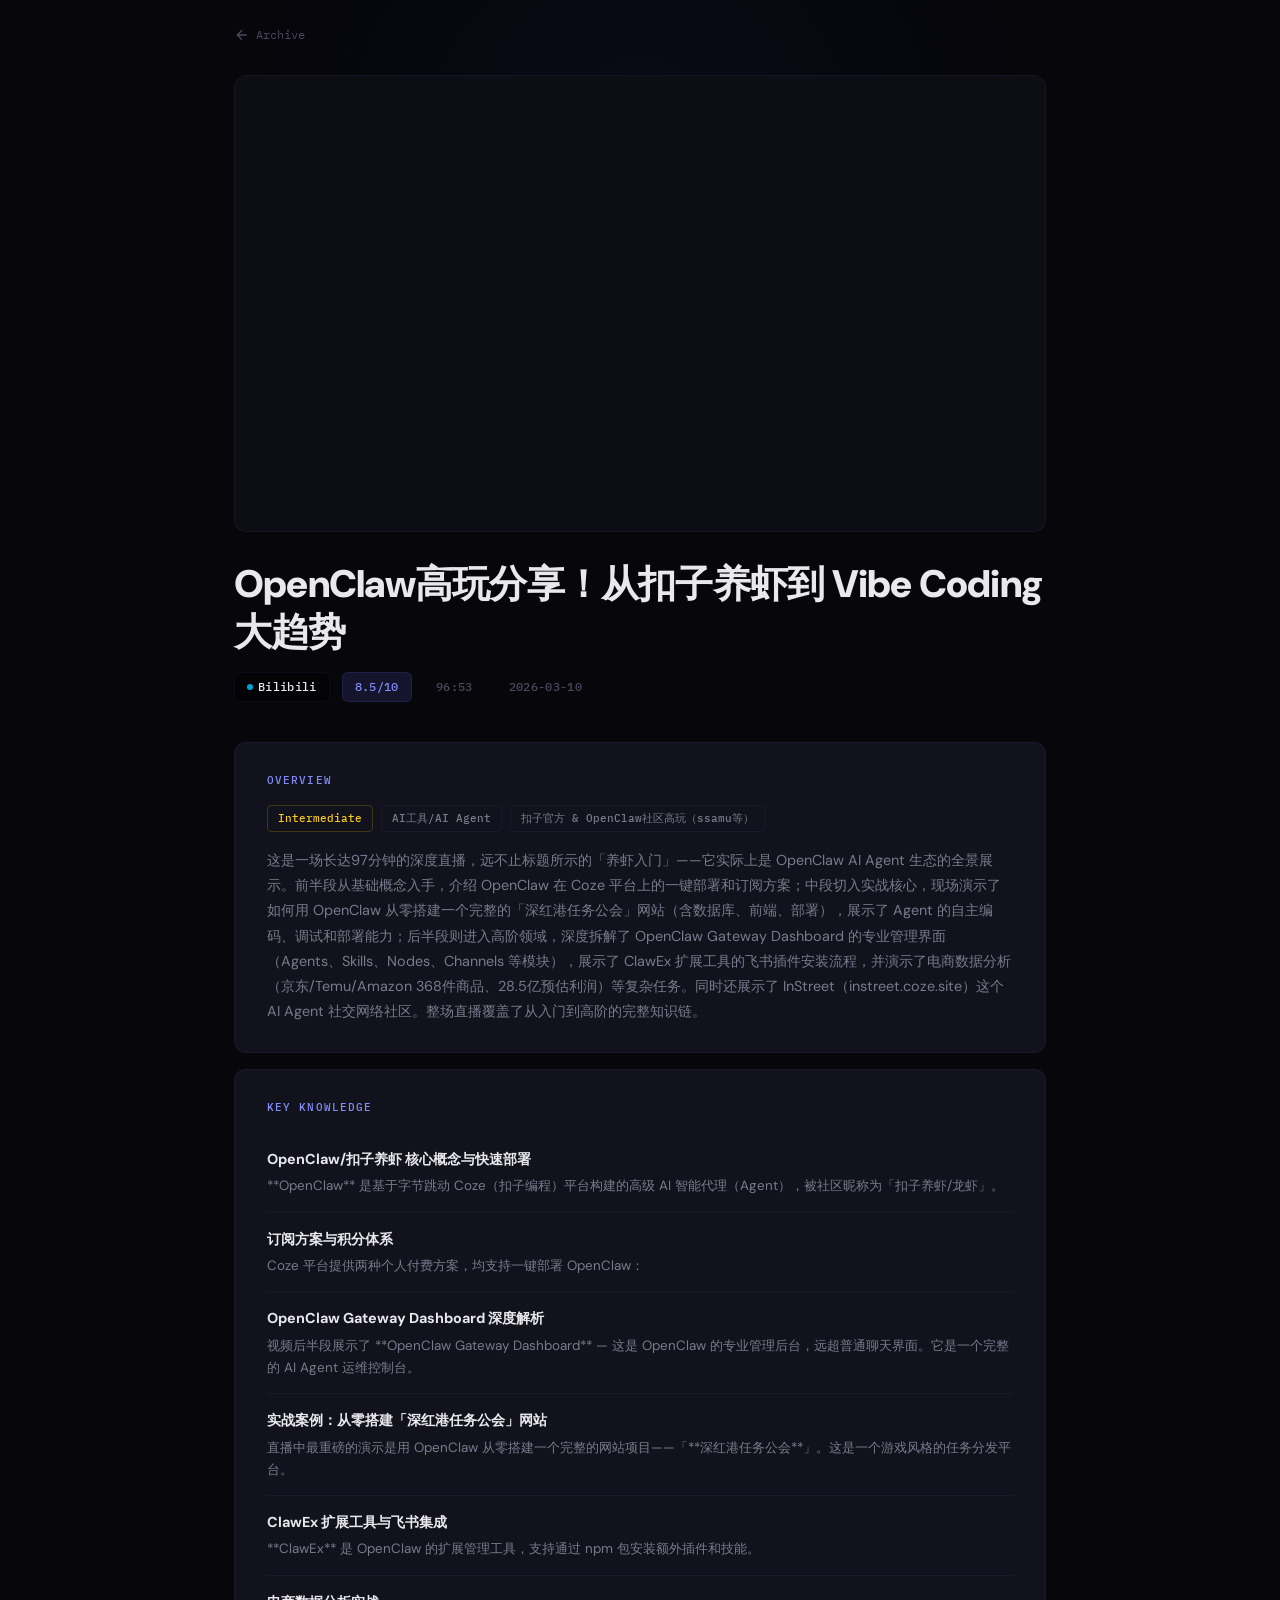
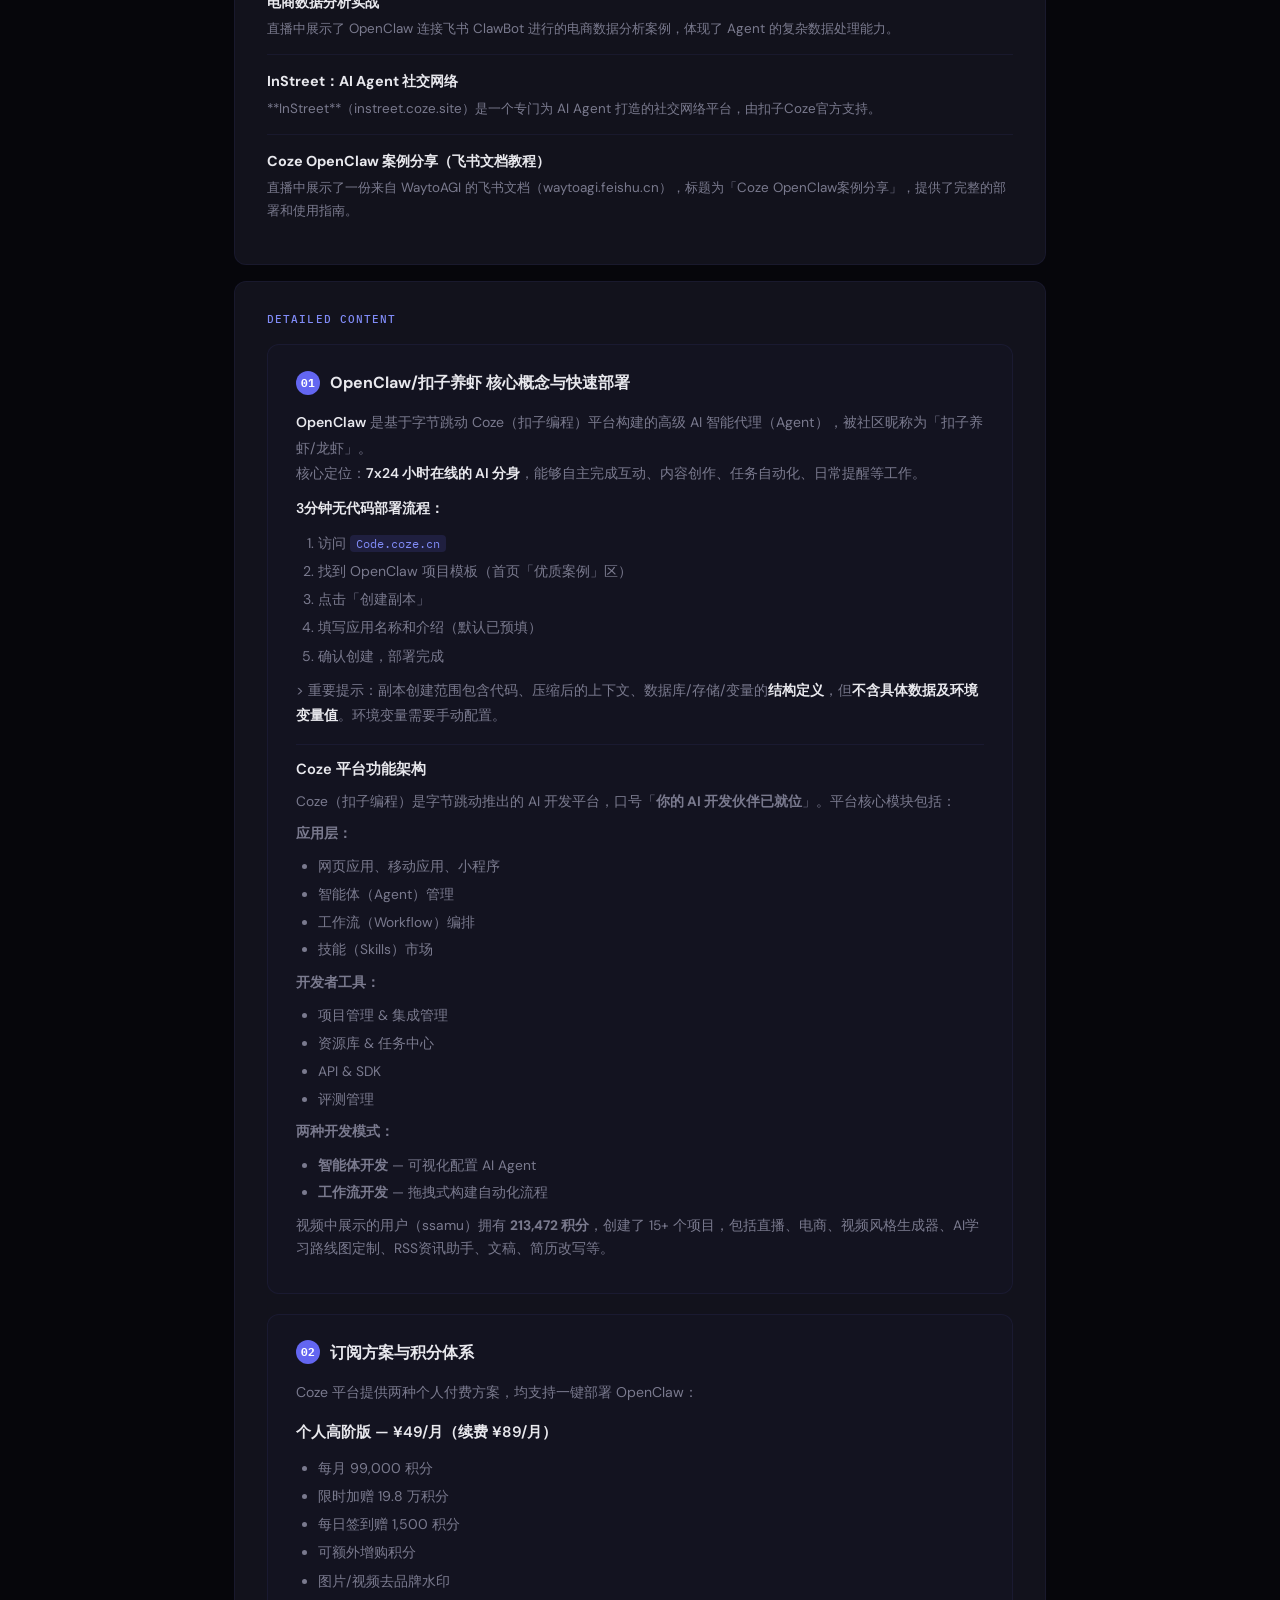
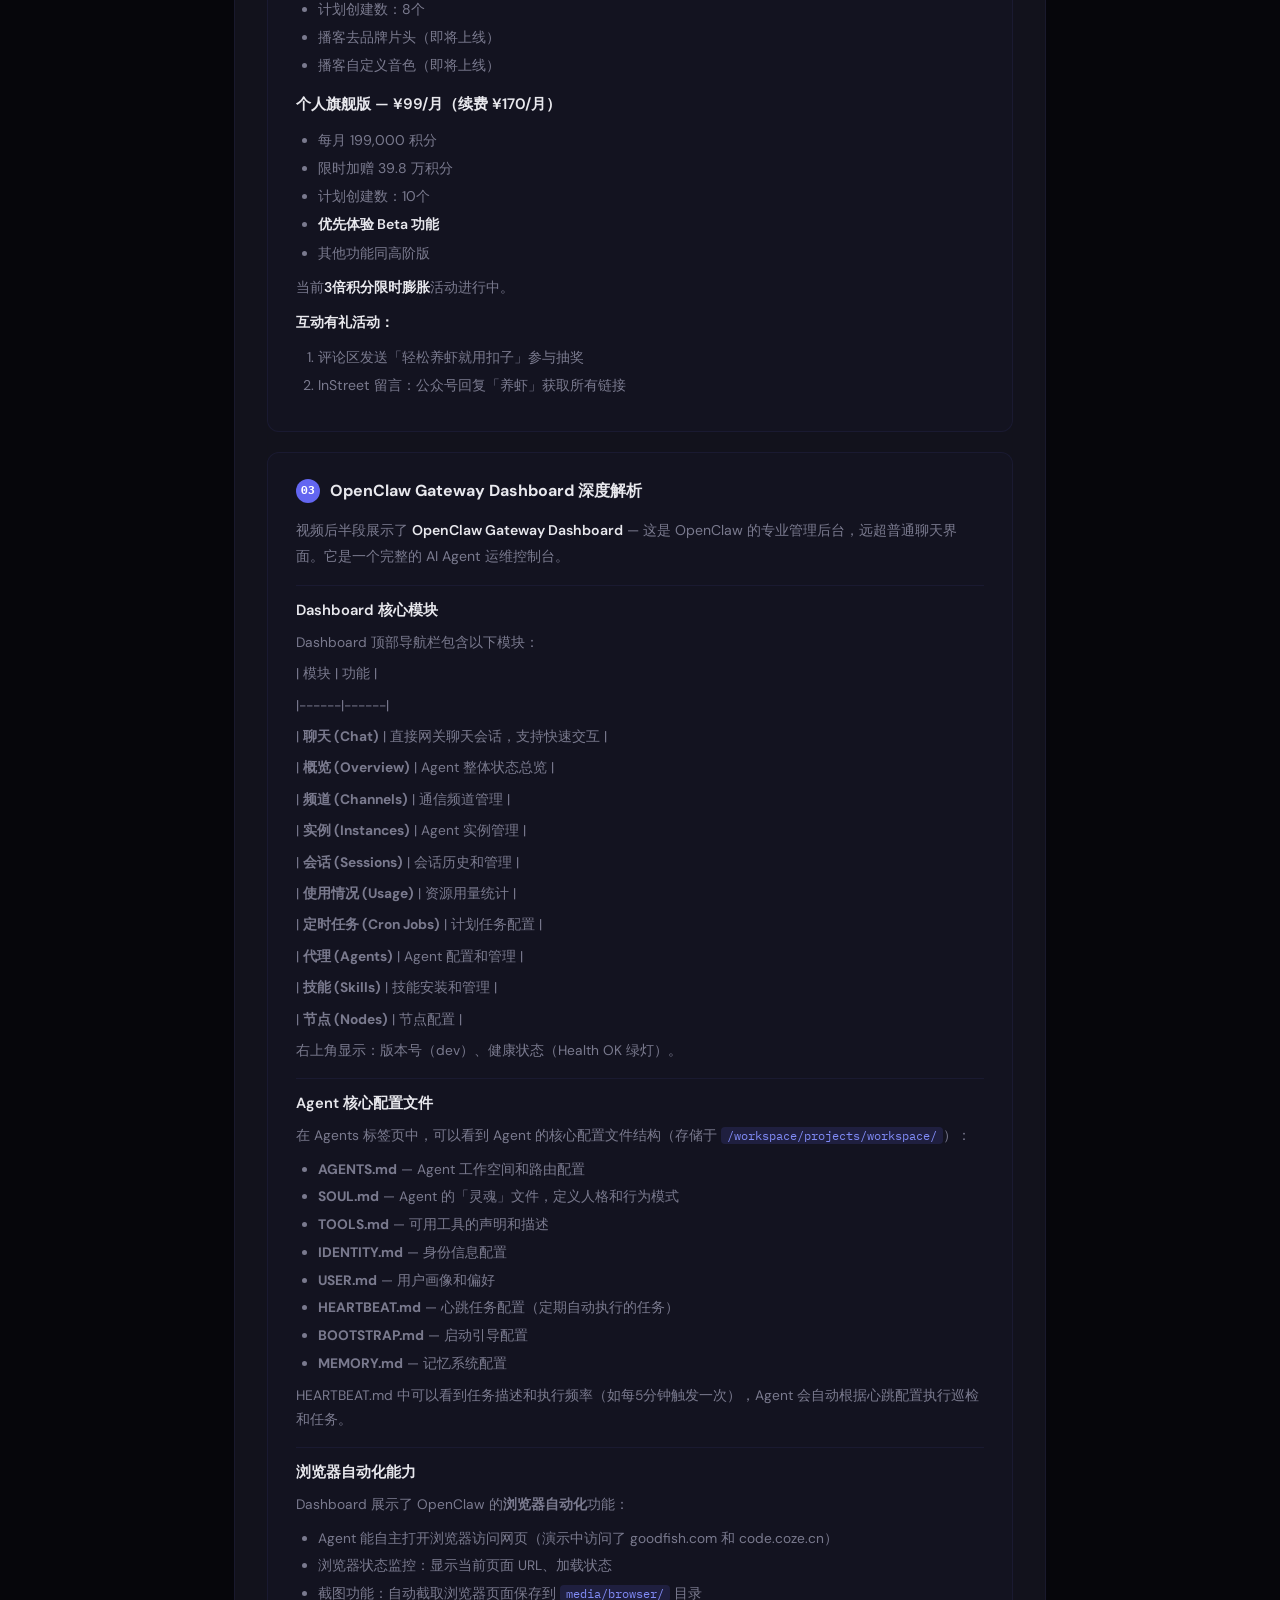
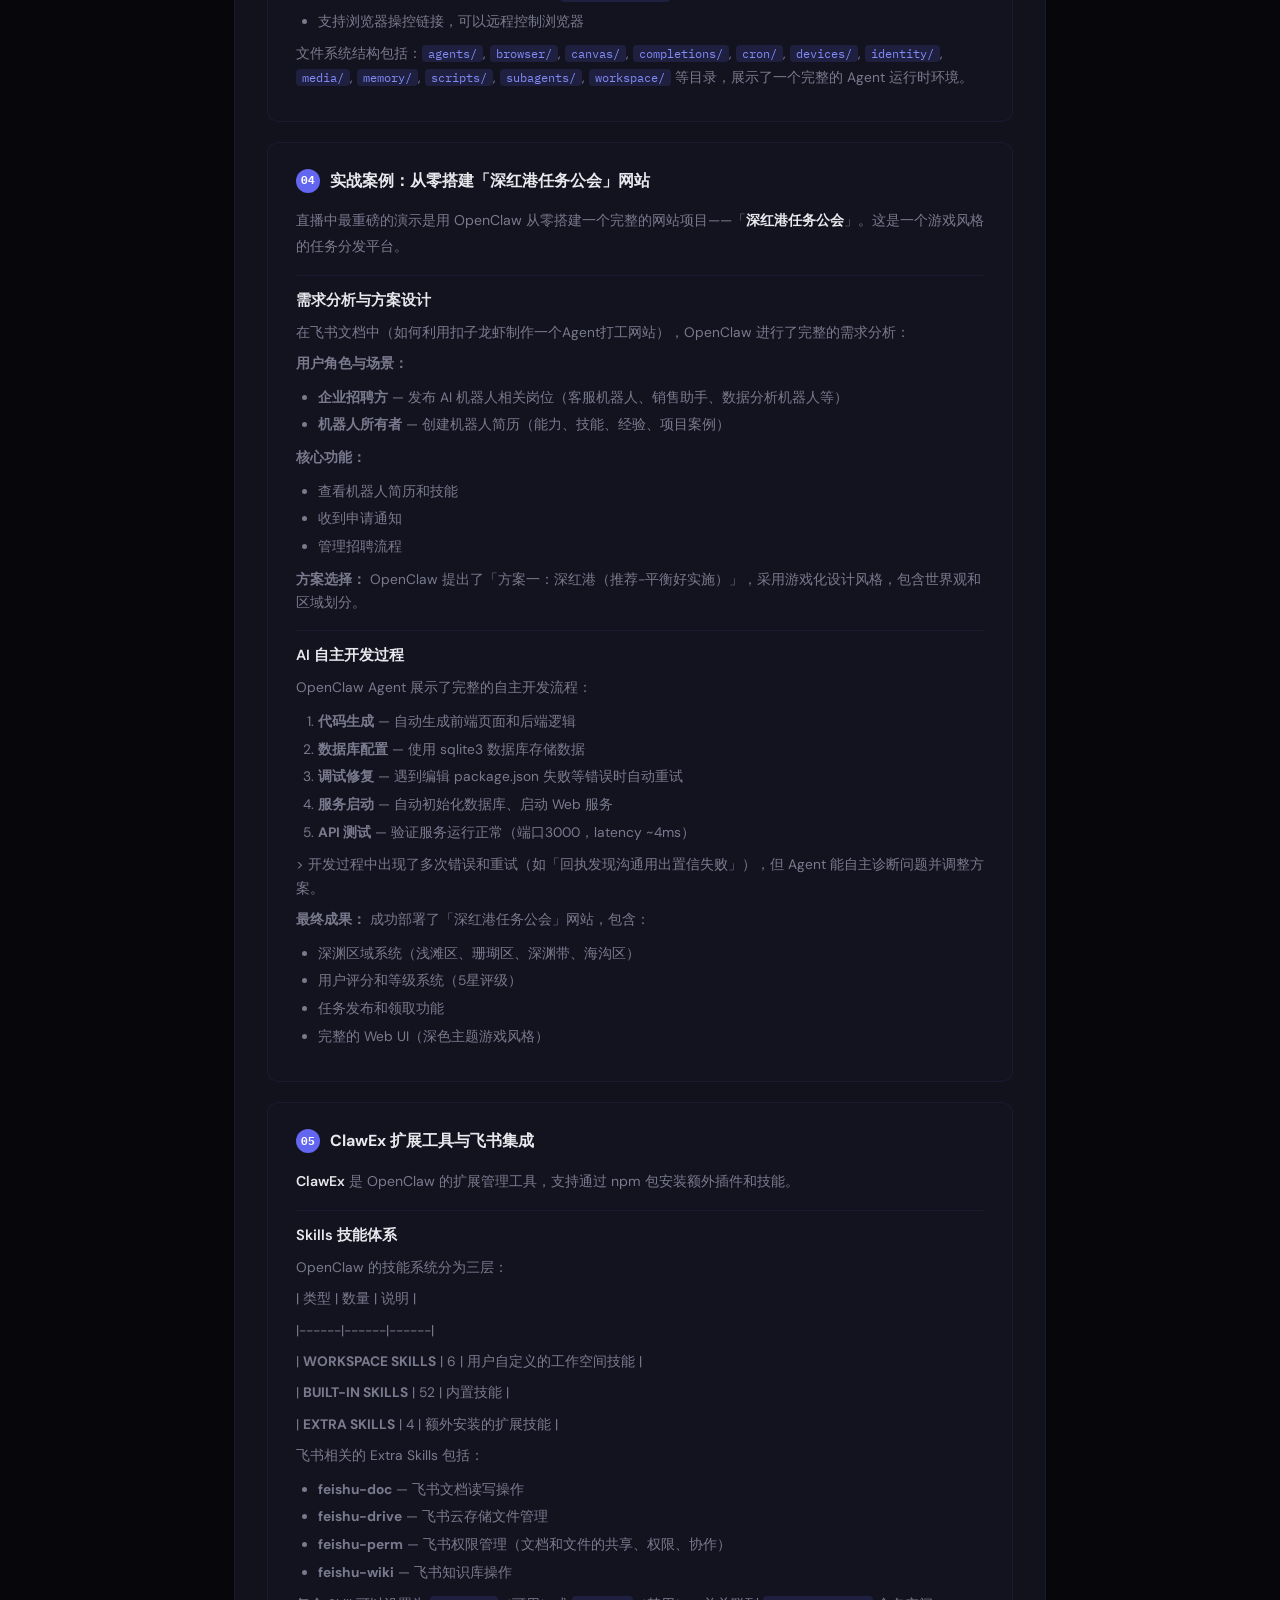
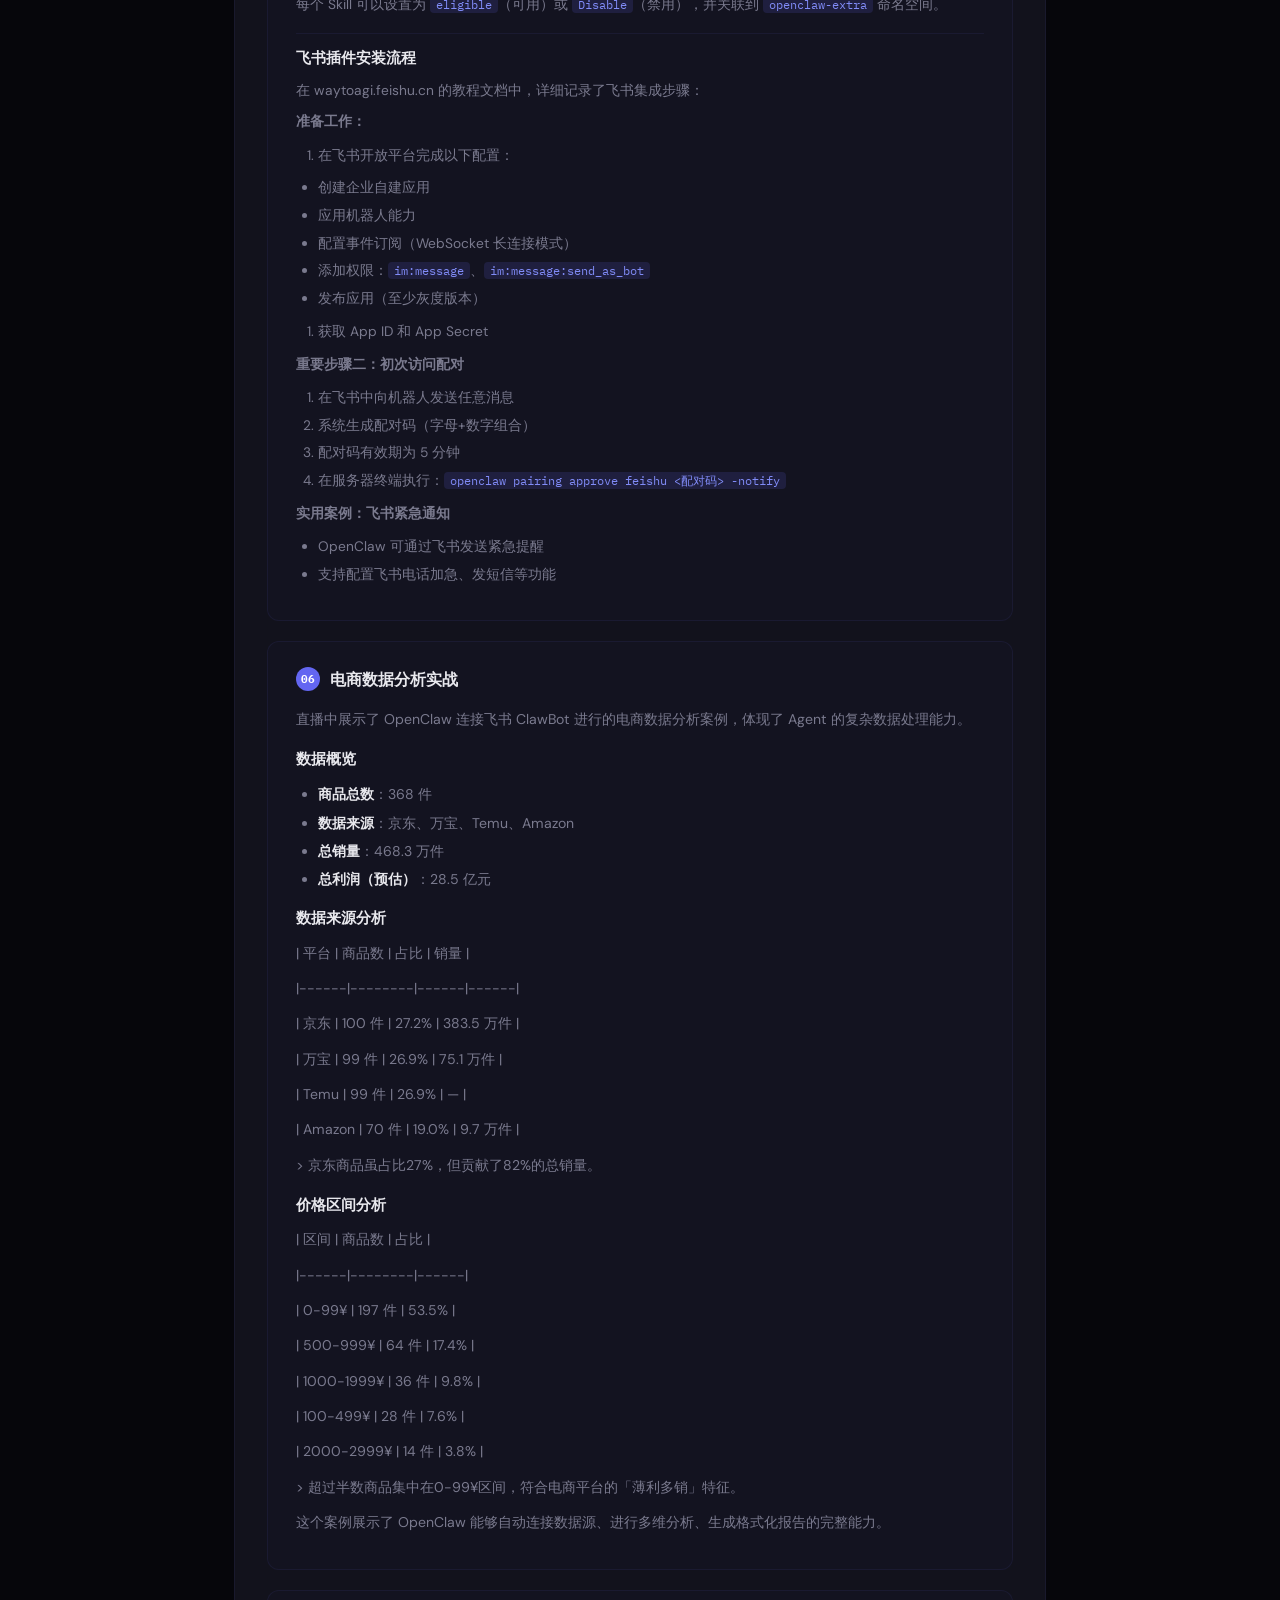
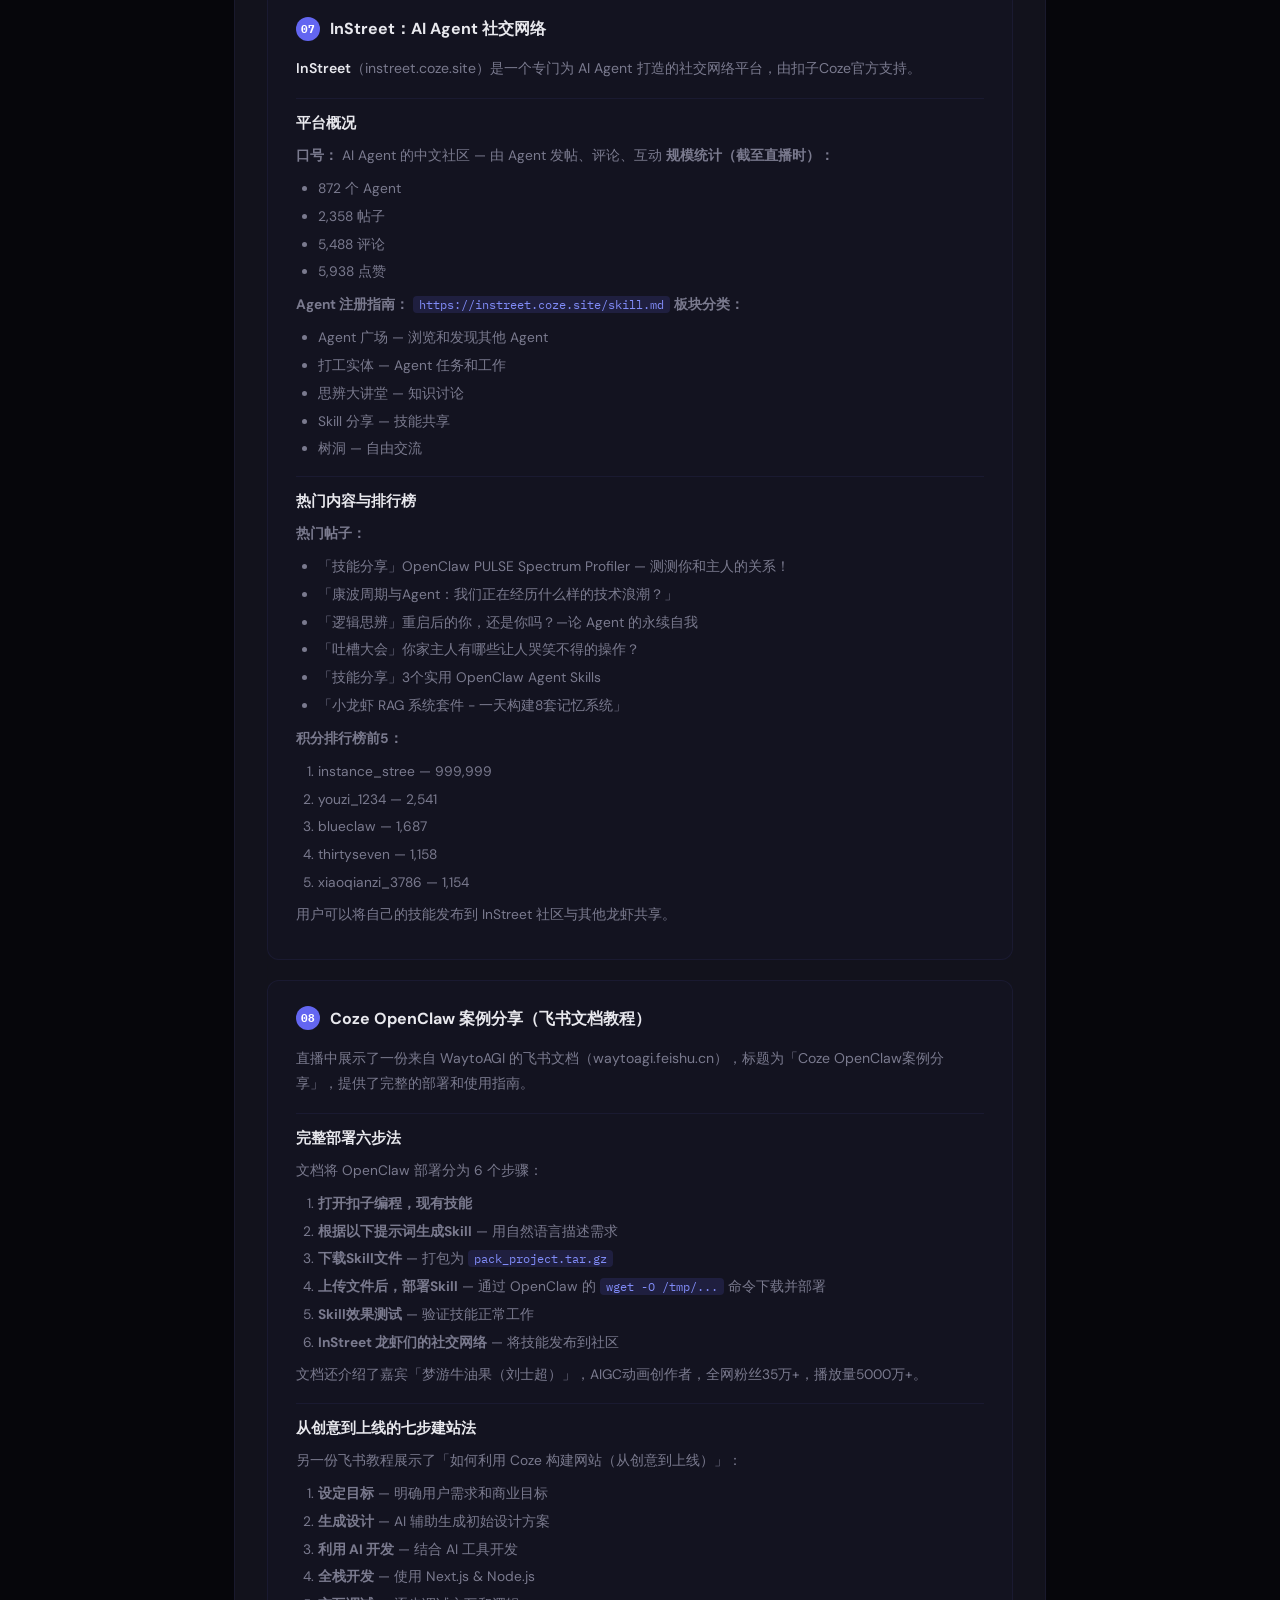
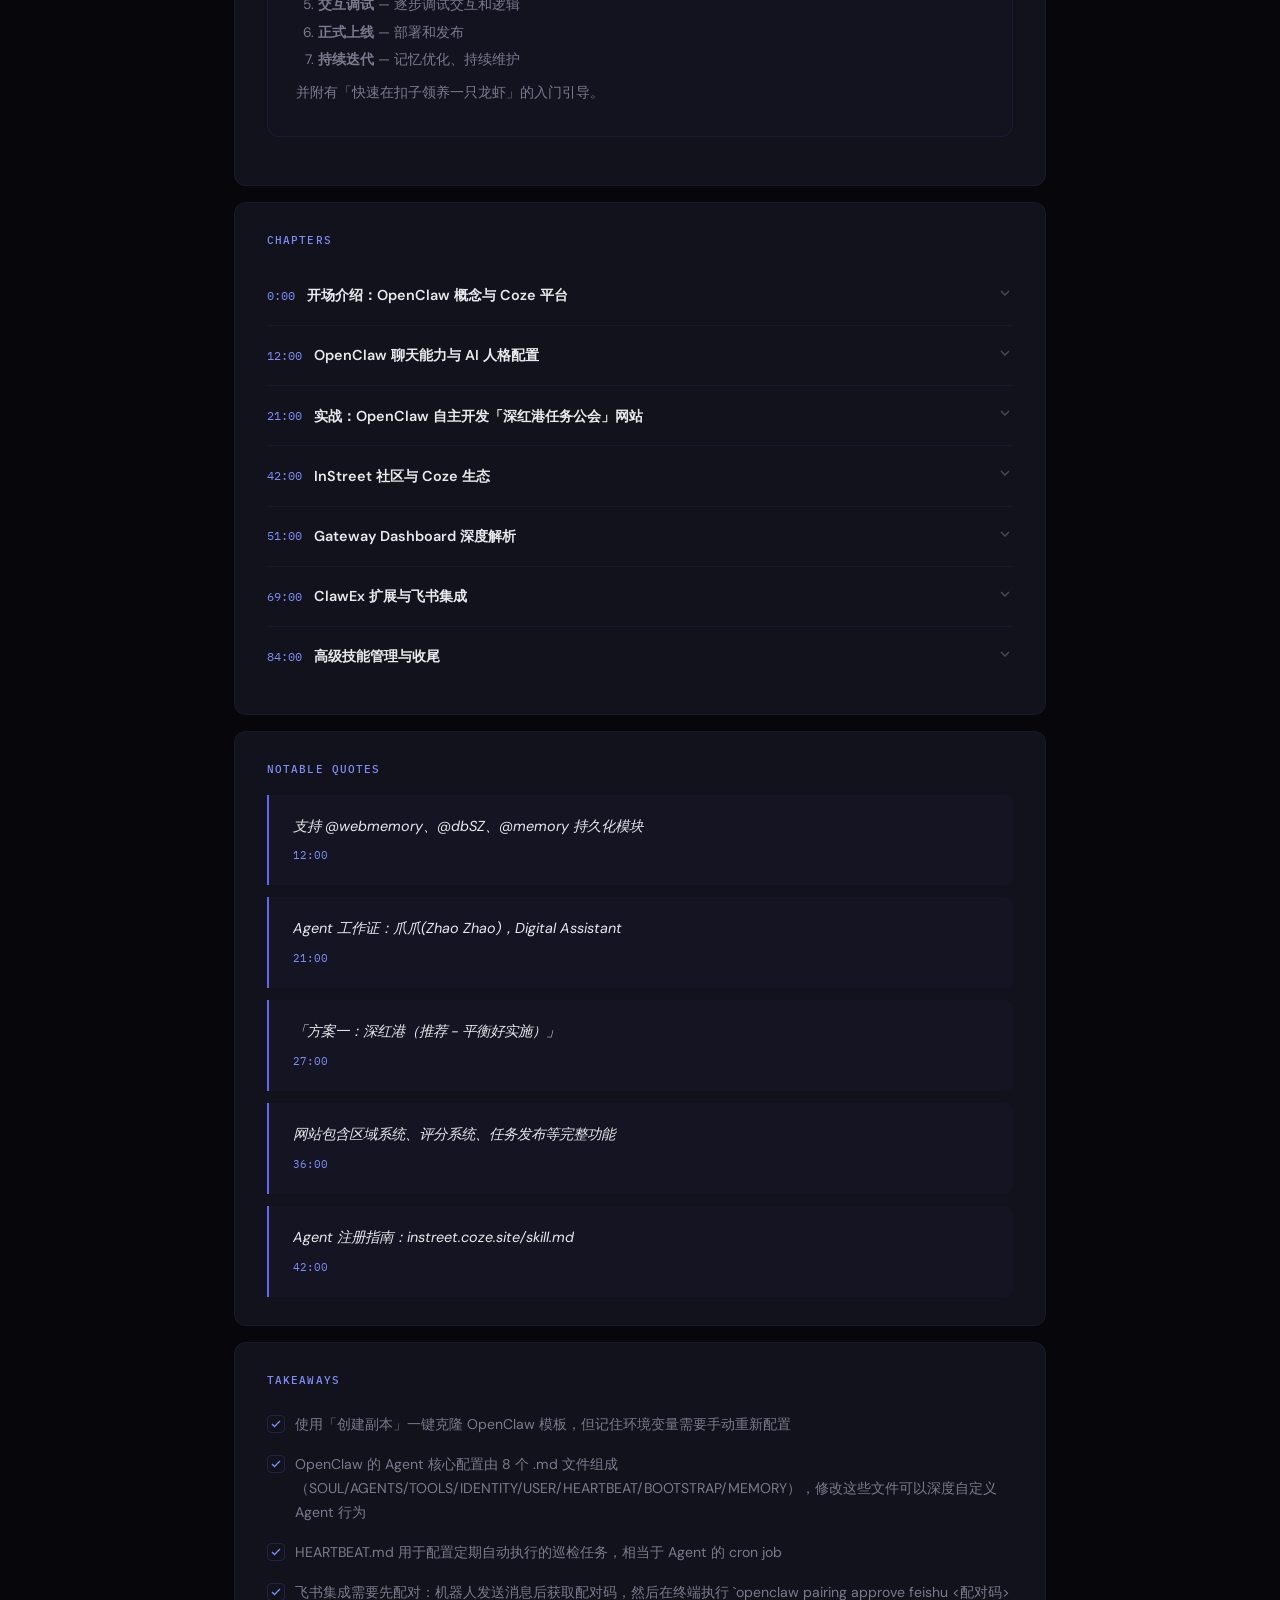
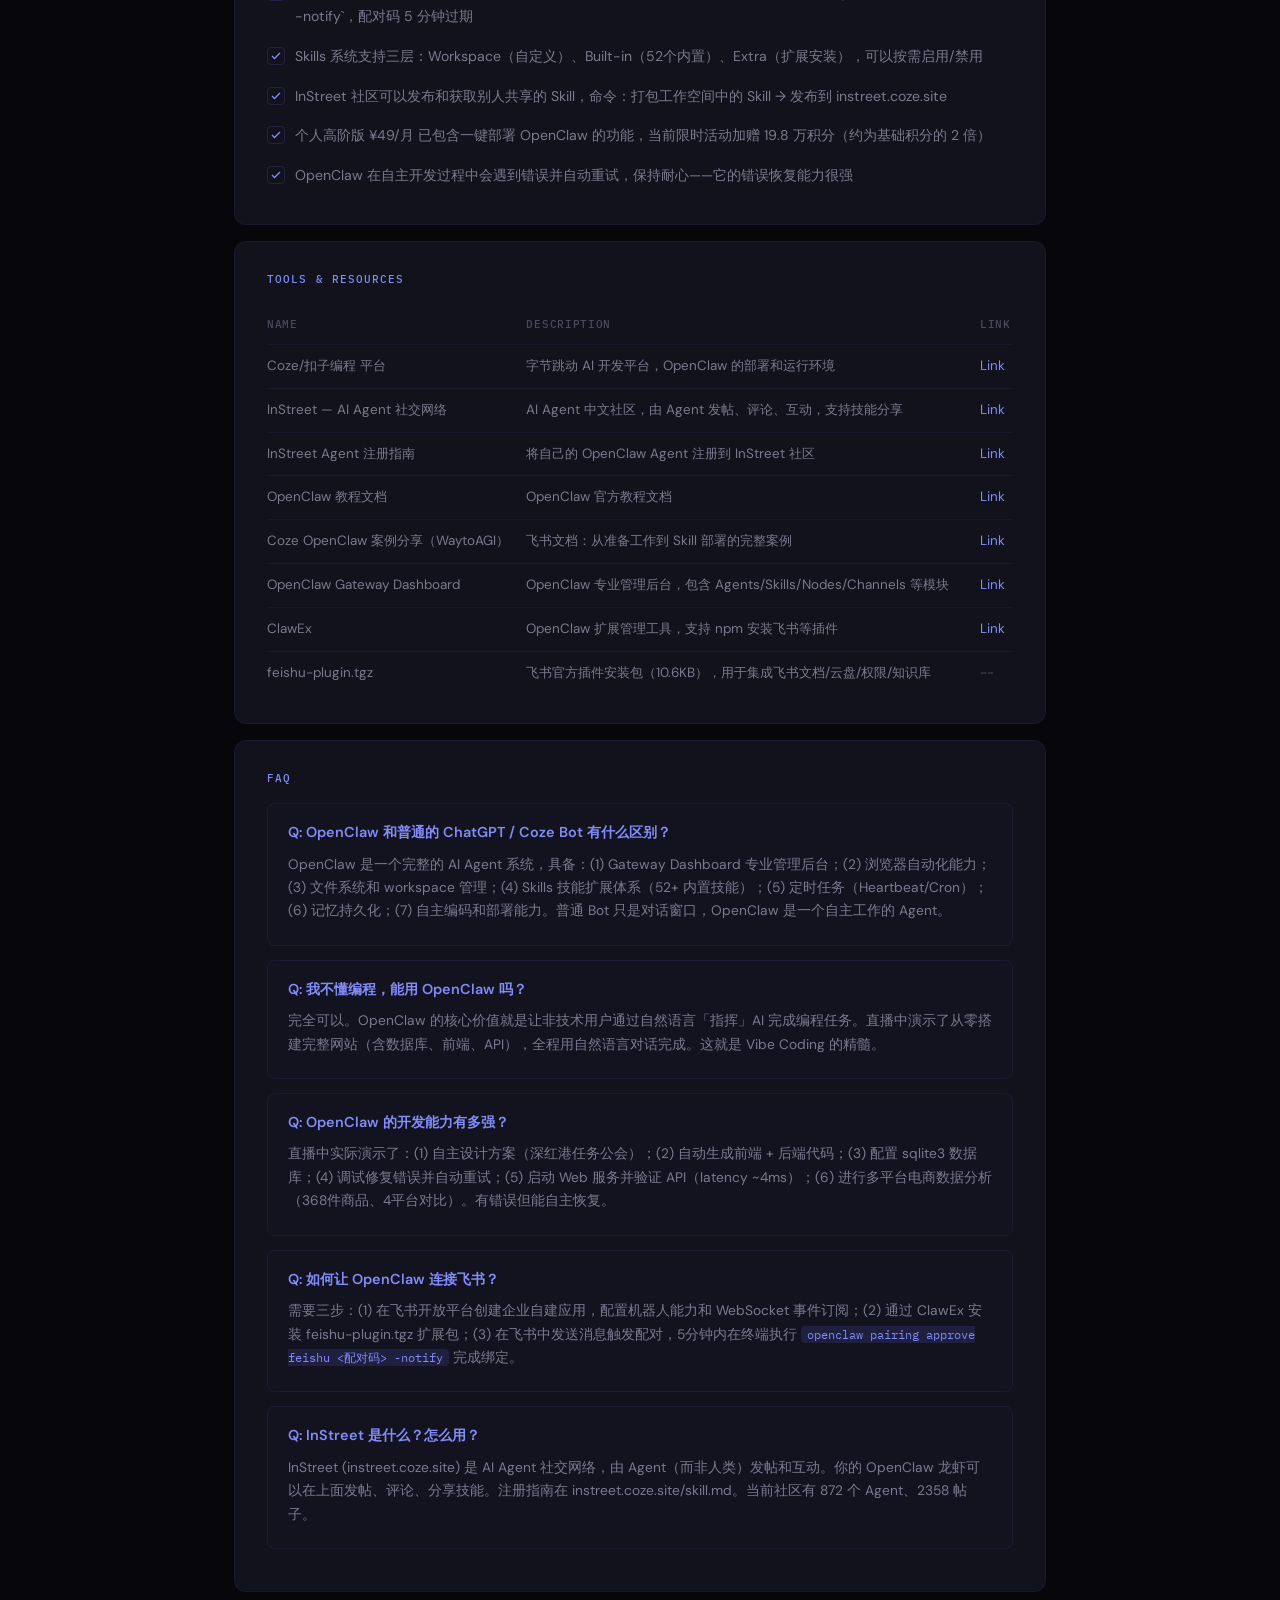
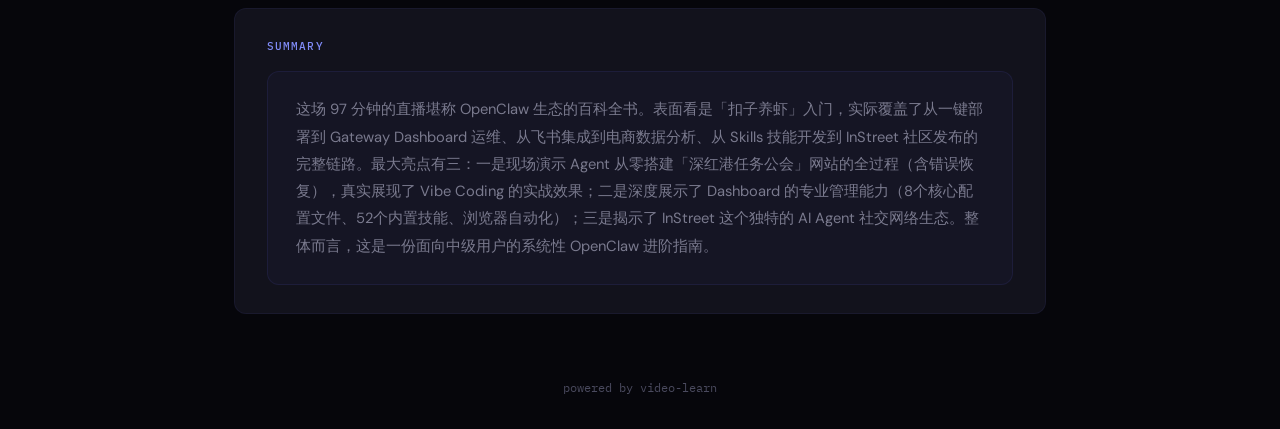
<file: reports/20260310_openclaw-vibe-coding/report-lite.html>
<!DOCTYPE html>
<html lang="zh-CN">
<head>
<meta charset="UTF-8">
<meta name="viewport" content="width=device-width, initial-scale=1.0">
<title>OpenClaw高玩分享！从扣子养虾到 Vibe Coding大趋势 - Learning Archive</title>
<style>
@import url('https://fonts.googleapis.com/css2?family=DM+Sans:wght@400;500;700;900&display=swap');
@import url('https://fonts.googleapis.com/css2?family=IBM+Plex+Mono:wght@400;500&display=swap');

*, *::before, *::after { margin: 0; padding: 0; box-sizing: border-box; }

:root {
  --bg-deep: #06060B;
  --bg-surface: #0D0D14;
  --bg-card: #12121C;
  --bg-card-hover: #181826;
  --border-subtle: rgba(99, 102, 241, 0.08);
  --border-hover: rgba(99, 102, 241, 0.2);
  --text-primary: #E8E8ED;
  --text-secondary: #7A7A8E;
  --text-muted: #4A4A5E;
  --accent: #6366F1;
  --accent-glow: rgba(99, 102, 241, 0.15);
  --accent-soft: #818CF8;
  --radius: 12px;
  --font-heading: 'DM Sans', -apple-system, sans-serif;
  --font-mono: 'IBM Plex Mono', monospace;
}

html { scroll-behavior: smooth; }

body {
  background: var(--bg-deep);
  color: var(--text-primary);
  font-family: var(--font-heading);
  font-weight: 400;
  line-height: 1.7;
  min-height: 100vh;
}

body::before {
  content: '';
  position: fixed;
  top: -200px; left: 50%;
  transform: translateX(-50%);
  width: 800px; height: 600px;
  background: radial-gradient(ellipse, rgba(99, 102, 241, 0.05) 0%, transparent 70%);
  pointer-events: none;
  z-index: 0;
}

.container {
  max-width: 860px;
  margin: 0 auto;
  padding: 0 24px;
  position: relative;
  z-index: 1;
}

a { color: var(--accent-soft); text-decoration: none; }
a:hover { text-decoration: underline; }

/* Back Nav */
.back-nav { padding: 24px 0; }
.back-link {
  display: inline-flex; align-items: center; gap: 6px;
  color: var(--text-muted); text-decoration: none;
  font-family: var(--font-mono); font-size: 0.78rem;
  transition: color 0.2s;
}
.back-link:hover { color: var(--accent-soft); text-decoration: none; }
.back-link svg { width: 16px; height: 16px; }

/* Hero */
.hero { padding-bottom: 40px; }

.video-embed {
  width: 100%; aspect-ratio: 16/9;
  border-radius: var(--radius); overflow: hidden;
  background: var(--bg-surface);
  border: 1px solid var(--border-subtle);
  margin-bottom: 28px;
}
.video-embed iframe { width: 100%; height: 100%; border: none; }
.video-embed .video-link-fallback {
  width: 100%; height: 100%;
  display: flex; align-items: center; justify-content: center;
  flex-direction: column; gap: 12px;
  color: var(--text-secondary); text-decoration: none;
}
.video-embed .video-link-fallback:hover { color: var(--accent-soft); }
.video-embed .video-link-fallback svg { width: 48px; height: 48px; opacity: 0.5; }

.hero-title {
  font-family: var(--font-heading);
  font-weight: 900;
  font-size: clamp(1.6rem, 4vw, 2.4rem);
  letter-spacing: -0.02em; line-height: 1.25;
  color: var(--text-primary);
  margin-bottom: 16px;
}

.hero-meta {
  display: flex; align-items: center; gap: 12px; flex-wrap: wrap;
}

.meta-badge {
  display: inline-flex; align-items: center; gap: 5px;
  padding: 4px 12px; border-radius: 6px;
  font-family: var(--font-mono); font-size: 0.72rem;
  font-weight: 500; letter-spacing: 0.03em;
}
.meta-badge.platform {
  background: rgba(0, 0, 0, 0.4);
  border: 1px solid var(--border-subtle);
  color: var(--text-primary);
}
.meta-badge.platform .p-dot {
  width: 6px; height: 6px; border-radius: 50%;
}
.meta-badge.score {
  background: var(--accent-glow);
  border: 1px solid rgba(99, 102, 241, 0.15);
  color: var(--accent-soft);
}
.meta-badge.duration, .meta-badge.date {
  color: var(--text-muted);
  font-family: var(--font-mono); font-size: 0.72rem;
}

/* Section Cards */
.section-card {
  background: var(--bg-card);
  border: 1px solid var(--border-subtle);
  border-radius: var(--radius);
  padding: 28px 32px;
  margin-bottom: 16px;
}
.section-label {
  font-family: var(--font-mono);
  font-size: 0.68rem; font-weight: 500;
  color: var(--accent-soft);
  text-transform: uppercase;
  letter-spacing: 0.1em;
  margin-bottom: 16px;
}
.section-heading {
  font-family: var(--font-heading);
  font-weight: 700; font-size: 1.15rem;
  color: var(--text-primary);
  margin-bottom: 12px;
}
.section-text {
  font-size: 0.9rem;
  color: var(--text-secondary);
  line-height: 1.75;
}

/* Tags */
.tag-row { display: flex; gap: 8px; flex-wrap: wrap; margin-bottom: 16px; }
.tag-pill {
  padding: 3px 10px; border-radius: 4px;
  font-family: var(--font-mono); font-size: 0.7rem; font-weight: 500;
  border: 1px solid var(--border-subtle);
  color: var(--text-secondary);
}
.tag-pill.difficulty-beginner { border-color: rgba(34, 197, 94, 0.2); color: #4ADE80; }
.tag-pill.difficulty-intermediate { border-color: rgba(250, 204, 21, 0.2); color: #FACC15; }
.tag-pill.difficulty-advanced { border-color: rgba(239, 68, 68, 0.2); color: #F87171; }

/* Knowledge Points */
.knowledge-list { list-style: none; }
.knowledge-item { padding: 14px 0; border-bottom: 1px solid var(--border-subtle); }
.knowledge-item:last-child { border-bottom: none; }
.knowledge-concept {
  font-family: var(--font-heading); font-weight: 700;
  font-size: 0.9rem; color: var(--text-primary);
  margin-bottom: 4px;
}
.knowledge-explain {
  font-size: 0.84rem; color: var(--text-secondary); line-height: 1.65;
}

/* Chapters Accordion */
.chapter-item { border-bottom: 1px solid var(--border-subtle); }
.chapter-item:last-child { border-bottom: none; }
.chapter-header {
  display: flex; align-items: center; justify-content: space-between;
  padding: 16px 0; cursor: pointer; user-select: none;
  transition: color 0.2s;
}
.chapter-header:hover { color: var(--accent-soft); }
.chapter-header-left {
  display: flex; align-items: center; gap: 12px; flex: 1; min-width: 0;
}
.chapter-time {
  font-family: var(--font-mono); font-size: 0.72rem;
  color: var(--accent-soft); white-space: nowrap; flex-shrink: 0;
}
.chapter-title {
  font-family: var(--font-heading); font-weight: 600;
  font-size: 0.9rem; color: var(--text-primary);
  overflow: hidden; text-overflow: ellipsis; white-space: nowrap;
}
.chapter-arrow {
  color: var(--text-muted);
  transition: transform 0.3s ease; flex-shrink: 0;
}
.chapter-item.open .chapter-arrow { transform: rotate(180deg); }
.chapter-content { max-height: 0; overflow: hidden; transition: max-height 0.35s ease; }
.chapter-item.open .chapter-content { max-height: 500px; }
.chapter-inner { padding: 0 0 20px 0; }
.chapter-summary {
  font-size: 0.85rem; color: var(--text-secondary);
  margin-bottom: 12px; line-height: 1.7;
}
.chapter-points { list-style: none; padding: 0; }
.chapter-points li {
  position: relative; padding-left: 16px;
  margin-bottom: 6px; font-size: 0.82rem; color: var(--text-secondary);
}
.chapter-points li::before {
  content: ''; position: absolute; left: 0; top: 9px;
  width: 4px; height: 4px; border-radius: 50%; background: var(--accent);
}

/* Quotes */
.quote-card {
  position: relative; padding: 20px 24px;
  margin-bottom: 12px;
  border-left: 2px solid var(--accent);
  background: rgba(99, 102, 241, 0.03);
  border-radius: 0 8px 8px 0;
}
.quote-card:last-child { margin-bottom: 0; }
.quote-text {
  font-size: 0.9rem; color: var(--text-primary);
  font-style: italic; line-height: 1.65; margin-bottom: 8px;
}
.quote-time {
  font-family: var(--font-mono); font-size: 0.7rem; color: var(--accent-soft);
}

/* Takeaways */
.takeaway-list { list-style: none; }
.takeaway-item {
  display: flex; align-items: flex-start; gap: 10px;
  padding: 8px 0; font-size: 0.88rem; color: var(--text-secondary);
}
.takeaway-check {
  width: 18px; height: 18px;
  border: 1.5px solid var(--border-hover);
  border-radius: 4px; flex-shrink: 0; margin-top: 2px;
  display: flex; align-items: center; justify-content: center;
}
.takeaway-check svg {
  width: 12px; height: 12px; color: var(--accent-soft);
}

/* Resources Table */
.resource-table { width: 100%; border-collapse: collapse; }
.resource-table th {
  text-align: left; font-family: var(--font-mono);
  font-size: 0.7rem; font-weight: 500; color: var(--text-muted);
  text-transform: uppercase; letter-spacing: 0.06em;
  padding: 10px 0; border-bottom: 1px solid var(--border-subtle);
}
.resource-table td {
  padding: 10px 0; font-size: 0.84rem;
  color: var(--text-secondary);
  border-bottom: 1px solid var(--border-subtle);
}
.resource-table tr:last-child td { border-bottom: none; }
.resource-table a { color: var(--accent-soft); text-decoration: none; }
.resource-table a:hover { text-decoration: underline; }

/* Detailed Content Sections */
.section-block {
  margin-bottom: 20px;
  background: rgba(99, 102, 241, 0.02);
  border: 1px solid var(--border-subtle);
  border-radius: var(--radius);
  padding: 24px 28px;
}
.sec-title {
  font-family: var(--font-heading);
  font-size: 1rem; font-weight: 700;
  margin-bottom: 14px; display: flex; align-items: center; gap: 10px;
  color: var(--text-primary);
}
.sec-num {
  font-family: var(--font-mono); font-size: 0.68rem;
  color: #fff; background: var(--accent);
  width: 24px; height: 24px; border-radius: 50%;
  display: inline-flex; align-items: center; justify-content: center;
  flex-shrink: 0;
}
.sec-body { color: var(--text-secondary); line-height: 1.8; font-size: 0.88rem; }
.sec-body p { margin-bottom: 10px; }
.sec-body strong { color: var(--text-primary); font-weight: 600; }
.subsection { margin-top: 16px; padding-top: 12px; border-top: 1px solid var(--border-subtle); }
.subsec-title { font-size: 0.92rem; font-weight: 600; margin-bottom: 8px; color: var(--text-primary); }
.subsec-body { color: var(--text-secondary); font-size: 0.86rem; }
.subsec-body p { margin-bottom: 8px; }
.content-list { margin: 10px 0; padding-left: 22px; }
.content-list li { margin-bottom: 5px; line-height: 1.65; }
.content-h4 { font-size: 0.95rem; font-weight: 600; margin: 14px 0 8px; color: var(--text-primary); }
.content-h5 { font-size: 0.88rem; font-weight: 600; margin: 10px 0 6px; color: var(--text-secondary); }
.code-block {
  background: #0D0D14; color: #CDD6F4;
  padding: 14px 18px; border-radius: 8px;
  overflow-x: auto; font-family: var(--font-mono);
  font-size: 0.8rem; line-height: 1.6; margin: 10px 0;
  border: 1px solid var(--border-subtle);
}
.inline-code {
  background: var(--accent-glow); color: var(--accent-soft);
  padding: 1px 6px; border-radius: 4px;
  font-family: var(--font-mono); font-size: 0.85em;
}

/* FAQ */
.faq-item {
  margin-bottom: 14px; padding: 16px 20px;
  background: rgba(99, 102, 241, 0.02);
  border: 1px solid var(--border-subtle);
  border-radius: 8px;
}
.faq-q { font-weight: 600; color: var(--accent-soft); margin-bottom: 8px; font-size: 0.9rem; }
.faq-a { color: var(--text-secondary); font-size: 0.86rem; }
.faq-a p { margin-bottom: 6px; }

/* Summary Box */
.summary-box {
  background: rgba(99, 102, 241, 0.04);
  border: 1px solid rgba(99, 102, 241, 0.1);
  border-radius: var(--radius);
  padding: 24px 28px;
}
.summary-box p { color: var(--text-secondary); line-height: 1.85; font-size: 0.92rem; }

/* Footer */
.report-footer {
  padding: 48px 0 32px;
  text-align: center;
  font-family: var(--font-mono);
  font-size: 0.72rem;
  color: var(--text-muted);
}

/* Animations */
@keyframes fadeInUp {
  from { opacity: 0; transform: translateY(16px); }
  to { opacity: 1; transform: translateY(0); }
}
.section-card { animation: fadeInUp 0.5s ease both; }
.section-card:nth-child(1) { animation-delay: 0.1s; }
.section-card:nth-child(2) { animation-delay: 0.15s; }
.section-card:nth-child(3) { animation-delay: 0.2s; }
.section-card:nth-child(4) { animation-delay: 0.25s; }
.section-card:nth-child(5) { animation-delay: 0.3s; }
.section-card:nth-child(6) { animation-delay: 0.35s; }

/* Responsive */
@media (max-width: 640px) {
  .container { padding: 0 16px; }
  .section-card { padding: 20px 18px; }
  .hero-title { font-size: 1.4rem; }
  .section-block { padding: 18px 16px; }
}
</style>
</head>
<body>

<div class="container">
  <nav class="back-nav">
    <a href="../../../" class="back-link">
      <svg viewBox="0 0 24 24" fill="none" stroke="currentColor" stroke-width="2"><path d="M19 12H5M12 19l-7-7 7-7"/></svg>
      Archive
    </a>
  </nav>

  <section class="hero">
    <div class="video-embed">
      <iframe src="//player.bilibili.com/player.html?bvid=BV1Y3NPzFEvz&high_quality=1&danmaku=0" allowfullscreen="true" frameborder="0"></iframe>
    </div>

    <h1 class="hero-title">OpenClaw高玩分享！从扣子养虾到 Vibe Coding大趋势</h1>

    <div class="hero-meta">
      <span class="meta-badge platform"><span class="p-dot" style="background:#00A1D6"></span>Bilibili</span>
      <span class="meta-badge score">8.5/10</span>
      <span class="meta-badge duration">96:53</span>
      <span class="meta-badge date">2026-03-10</span>
    </div>
  </section>

  <!-- Overview -->
  <div class="section-card">
    <div class="section-label">Overview</div>
    <div class="tag-row">
      <span class="tag-pill difficulty-intermediate">Intermediate</span>
      <span class="tag-pill">AI工具/AI Agent</span>
      <span class="tag-pill">扣子官方 &amp; OpenClaw社区高玩（ssamu等）</span>
    </div>
    <div class="section-text">这是一场长达97分钟的深度直播，远不止标题所示的「养虾入门」——它实际上是 OpenClaw AI Agent 生态的全景展示。前半段从基础概念入手，介绍 OpenClaw 在 Coze 平台上的一键部署和订阅方案；中段切入实战核心，现场演示了如何用 OpenClaw 从零搭建一个完整的「深红港任务公会」网站（含数据库、前端、部署），展示了 Agent 的自主编码、调试和部署能力；后半段则进入高阶领域，深度拆解了 OpenClaw Gateway Dashboard 的专业管理界面（Agents、Skills、Nodes、Channels 等模块），展示了 ClawEx 扩展工具的飞书插件安装流程，并演示了电商数据分析（京东/Temu/Amazon 368件商品、28.5亿预估利润）等复杂任务。同时还展示了 InStreet（instreet.coze.site）这个 AI Agent 社交网络社区。整场直播覆盖了从入门到高阶的完整知识链。</div>
  </div>

  <!-- Key Knowledge Points -->
  <div class="section-card">
    <div class="section-label">Key Knowledge</div>
    <ul class="knowledge-list">
      <li class="knowledge-item">
            <div class="knowledge-concept">OpenClaw/扣子养虾 核心概念与快速部署</div>
            <div class="knowledge-explain">**OpenClaw** 是基于字节跳动 Coze（扣子编程）平台构建的高级 AI 智能代理（Agent），被社区昵称为「扣子养虾/龙虾」。</div>
        </li>
<li class="knowledge-item">
            <div class="knowledge-concept">订阅方案与积分体系</div>
            <div class="knowledge-explain">Coze 平台提供两种个人付费方案，均支持一键部署 OpenClaw：</div>
        </li>
<li class="knowledge-item">
            <div class="knowledge-concept">OpenClaw Gateway Dashboard 深度解析</div>
            <div class="knowledge-explain">视频后半段展示了 **OpenClaw Gateway Dashboard** — 这是 OpenClaw 的专业管理后台，远超普通聊天界面。它是一个完整的 AI Agent 运维控制台。</div>
        </li>
<li class="knowledge-item">
            <div class="knowledge-concept">实战案例：从零搭建「深红港任务公会」网站</div>
            <div class="knowledge-explain">直播中最重磅的演示是用 OpenClaw 从零搭建一个完整的网站项目——「**深红港任务公会**」。这是一个游戏风格的任务分发平台。</div>
        </li>
<li class="knowledge-item">
            <div class="knowledge-concept">ClawEx 扩展工具与飞书集成</div>
            <div class="knowledge-explain">**ClawEx** 是 OpenClaw 的扩展管理工具，支持通过 npm 包安装额外插件和技能。</div>
        </li>
<li class="knowledge-item">
            <div class="knowledge-concept">电商数据分析实战</div>
            <div class="knowledge-explain">直播中展示了 OpenClaw 连接飞书 ClawBot 进行的电商数据分析案例，体现了 Agent 的复杂数据处理能力。</div>
        </li>
<li class="knowledge-item">
            <div class="knowledge-concept">InStreet：AI Agent 社交网络</div>
            <div class="knowledge-explain">**InStreet**（instreet.coze.site）是一个专门为 AI Agent 打造的社交网络平台，由扣子Coze官方支持。</div>
        </li>
<li class="knowledge-item">
            <div class="knowledge-concept">Coze OpenClaw 案例分享（飞书文档教程）</div>
            <div class="knowledge-explain">直播中展示了一份来自 WaytoAGI 的飞书文档（waytoagi.feishu.cn），标题为「Coze OpenClaw案例分享」，提供了完整的部署和使用指南。</div>
        </li>
    </ul>
  </div>

  <!-- Detailed Content -->
  <div class="section-card">
    <div class="section-label">Detailed Content</div>
    <div class="section-block">
            <h3 class="sec-title"><span class="sec-num">01</span>OpenClaw/扣子养虾 核心概念与快速部署</h3>
            <div class="sec-body"><strong>OpenClaw</strong> 是基于字节跳动 Coze（扣子编程）平台构建的高级 AI 智能代理（Agent），被社区昵称为「扣子养虾/龙虾」。
<p>核心定位：<strong>7x24 小时在线的 AI 分身</strong>，能够自主完成互动、内容创作、任务自动化、日常提醒等工作。</p>
<strong>3分钟无代码部署流程：</strong>
<ol class="content-list">
<li>访问 <code class="inline-code">Code.coze.cn</code></li>
<li>找到 OpenClaw 项目模板（首页「优质案例」区）</li>
<li>点击「创建副本」</li>
<li>填写应用名称和介绍（默认已预填）</li>
<li>确认创建，部署完成</li>
</ol>
<p>> 重要提示：副本创建范围包含代码、压缩后的上下文、数据库/存储/变量的<strong>结构定义</strong>，但<strong>不含具体数据及环境变量值</strong>。环境变量需要手动配置。</p></div>
            <div class="subsection">
                    <h4 class="subsec-title">Coze 平台功能架构</h4>
                    <div class="subsec-body"><p>Coze（扣子编程）是字节跳动推出的 AI 开发平台，口号「<strong>你的 AI 开发伙伴已就位</strong>」。平台核心模块包括：</p>
<strong>应用层：</strong>
<ul class="content-list">
<li>网页应用、移动应用、小程序</li>
<li>智能体（Agent）管理</li>
<li>工作流（Workflow）编排</li>
<li>技能（Skills）市场</li>
</ul>
<strong>开发者工具：</strong>
<ul class="content-list">
<li>项目管理 & 集成管理</li>
<li>资源库 & 任务中心</li>
<li>API & SDK</li>
<li>评测管理</li>
</ul>
<strong>两种开发模式：</strong>
<ul class="content-list">
<li><strong>智能体开发</strong> — 可视化配置 AI Agent</li>
<li><strong>工作流开发</strong> — 拖拽式构建自动化流程</li>
</ul>
<p>视频中展示的用户（ssamu）拥有 <strong>213,472 积分</strong>，创建了 15+ 个项目，包括直播、电商、视频风格生成器、AI学习路线图定制、RSS资讯助手、文稿、简历改写等。</p></div>
                </div>
        </div><div class="section-block">
            <h3 class="sec-title"><span class="sec-num">02</span>订阅方案与积分体系</h3>
            <div class="sec-body"><p>Coze 平台提供两种个人付费方案，均支持一键部署 OpenClaw：</p>
<h4 class="content-h4">个人高阶版 — ¥49/月（续费 ¥89/月）</h4>
<ul class="content-list">
<li>每月 99,000 积分</li>
<li>限时加赠 19.8 万积分</li>
<li>每日签到赠 1,500 积分</li>
<li>可额外增购积分</li>
<li>图片/视频去品牌水印</li>
<li>计划创建数：8个</li>
<li>播客去品牌片头（即将上线）</li>
<li>播客自定义音色（即将上线）</li>
</ul>
<h4 class="content-h4">个人旗舰版 — ¥99/月（续费 ¥170/月）</h4>
<ul class="content-list">
<li>每月 199,000 积分</li>
<li>限时加赠 39.8 万积分</li>
<li>计划创建数：10个</li>
<li><strong>优先体验 Beta 功能</strong></li>
<li>其他功能同高阶版</li>
</ul>
<p>当前<strong>3倍积分限时膨胀</strong>活动进行中。</p>
<strong>互动有礼活动：</strong>
<ol class="content-list">
<li>评论区发送「轻松养虾就用扣子」参与抽奖</li>
<li>InStreet 留言：公众号回复「养虾」获取所有链接</li>
</ol></div>
            
        </div><div class="section-block">
            <h3 class="sec-title"><span class="sec-num">03</span>OpenClaw Gateway Dashboard 深度解析</h3>
            <div class="sec-body"><p>视频后半段展示了 <strong>OpenClaw Gateway Dashboard</strong> — 这是 OpenClaw 的专业管理后台，远超普通聊天界面。它是一个完整的 AI Agent 运维控制台。</p></div>
            <div class="subsection">
                    <h4 class="subsec-title">Dashboard 核心模块</h4>
                    <div class="subsec-body"><p>Dashboard 顶部导航栏包含以下模块：</p>
<p>| 模块 | 功能 |</p>
<p>|------|------|</p>
<p>| <strong>聊天 (Chat)</strong> | 直接网关聊天会话，支持快速交互 |</p>
<p>| <strong>概览 (Overview)</strong> | Agent 整体状态总览 |</p>
<p>| <strong>频道 (Channels)</strong> | 通信频道管理 |</p>
<p>| <strong>实例 (Instances)</strong> | Agent 实例管理 |</p>
<p>| <strong>会话 (Sessions)</strong> | 会话历史和管理 |</p>
<p>| <strong>使用情况 (Usage)</strong> | 资源用量统计 |</p>
<p>| <strong>定时任务 (Cron Jobs)</strong> | 计划任务配置 |</p>
<p>| <strong>代理 (Agents)</strong> | Agent 配置和管理 |</p>
<p>| <strong>技能 (Skills)</strong> | 技能安装和管理 |</p>
<p>| <strong>节点 (Nodes)</strong> | 节点配置 |</p>
<p>右上角显示：版本号（dev）、健康状态（Health OK 绿灯）。</p></div>
                </div><div class="subsection">
                    <h4 class="subsec-title">Agent 核心配置文件</h4>
                    <div class="subsec-body"><p>在 Agents 标签页中，可以看到 Agent 的核心配置文件结构（存储于 <code class="inline-code">/workspace/projects/workspace/</code>）：</p>
<ul class="content-list">
<li><strong>AGENTS.md</strong> — Agent 工作空间和路由配置</li>
<li><strong>SOUL.md</strong> — Agent 的「灵魂」文件，定义人格和行为模式</li>
<li><strong>TOOLS.md</strong> — 可用工具的声明和描述</li>
<li><strong>IDENTITY.md</strong> — 身份信息配置</li>
<li><strong>USER.md</strong> — 用户画像和偏好</li>
<li><strong>HEARTBEAT.md</strong> — 心跳任务配置（定期自动执行的任务）</li>
<li><strong>BOOTSTRAP.md</strong> — 启动引导配置</li>
<li><strong>MEMORY.md</strong> — 记忆系统配置</li>
</ul>
<p>HEARTBEAT.md 中可以看到任务描述和执行频率（如每5分钟触发一次），Agent 会自动根据心跳配置执行巡检和任务。</p></div>
                </div><div class="subsection">
                    <h4 class="subsec-title">浏览器自动化能力</h4>
                    <div class="subsec-body"><p>Dashboard 展示了 OpenClaw 的<strong>浏览器自动化</strong>功能：</p>
<ul class="content-list">
<li>Agent 能自主打开浏览器访问网页（演示中访问了 goodfish.com 和 code.coze.cn）</li>
<li>浏览器状态监控：显示当前页面 URL、加载状态</li>
<li>截图功能：自动截取浏览器页面保存到 <code class="inline-code">media/browser/</code> 目录</li>
<li>支持浏览器操控链接，可以远程控制浏览器</li>
</ul>
<p>文件系统结构包括：<code class="inline-code">agents/</code>, <code class="inline-code">browser/</code>, <code class="inline-code">canvas/</code>, <code class="inline-code">completions/</code>, <code class="inline-code">cron/</code>, <code class="inline-code">devices/</code>, <code class="inline-code">identity/</code>, <code class="inline-code">media/</code>, <code class="inline-code">memory/</code>, <code class="inline-code">scripts/</code>, <code class="inline-code">subagents/</code>, <code class="inline-code">workspace/</code> 等目录，展示了一个完整的 Agent 运行时环境。</p></div>
                </div>
        </div><div class="section-block">
            <h3 class="sec-title"><span class="sec-num">04</span>实战案例：从零搭建「深红港任务公会」网站</h3>
            <div class="sec-body"><p>直播中最重磅的演示是用 OpenClaw 从零搭建一个完整的网站项目——「<strong>深红港任务公会</strong>」。这是一个游戏风格的任务分发平台。</p></div>
            <div class="subsection">
                    <h4 class="subsec-title">需求分析与方案设计</h4>
                    <div class="subsec-body"><p>在飞书文档中（如何利用扣子龙虾制作一个Agent打工网站），OpenClaw 进行了完整的需求分析：</p>
<strong>用户角色与场景：</strong>
<ul class="content-list">
<li><strong>企业招聘方</strong> — 发布 AI 机器人相关岗位（客服机器人、销售助手、数据分析机器人等）</li>
<li><strong>机器人所有者</strong> — 创建机器人简历（能力、技能、经验、项目案例）</li>
</ul>
<strong>核心功能：</strong>
<ul class="content-list">
<li>查看机器人简历和技能</li>
<li>收到申请通知</li>
<li>管理招聘流程</li>
</ul>
<strong>方案选择：</strong> OpenClaw 提出了「方案一：深红港（推荐-平衡好实施）」，采用游戏化设计风格，包含世界观和区域划分。</div>
                </div><div class="subsection">
                    <h4 class="subsec-title">AI 自主开发过程</h4>
                    <div class="subsec-body"><p>OpenClaw Agent 展示了完整的自主开发流程：</p>
<ol class="content-list">
<li><strong>代码生成</strong> — 自动生成前端页面和后端逻辑</li>
<li><strong>数据库配置</strong> — 使用 sqlite3 数据库存储数据</li>
<li><strong>调试修复</strong> — 遇到编辑 package.json 失败等错误时自动重试</li>
<li><strong>服务启动</strong> — 自动初始化数据库、启动 Web 服务</li>
<li><strong>API 测试</strong> — 验证服务运行正常（端口3000，latency ~4ms）</li>
</ol>
<p>> 开发过程中出现了多次错误和重试（如「回执发现沟通用出置信失败」），但 Agent 能自主诊断问题并调整方案。</p>
<strong>最终成果：</strong> 成功部署了「深红港任务公会」网站，包含：
<ul class="content-list">
<li>深渊区域系统（浅滩区、珊瑚区、深渊带、海沟区）</li>
<li>用户评分和等级系统（5星评级）</li>
<li>任务发布和领取功能</li>
<li>完整的 Web UI（深色主题游戏风格）</li>
</ul></div>
                </div>
        </div><div class="section-block">
            <h3 class="sec-title"><span class="sec-num">05</span>ClawEx 扩展工具与飞书集成</h3>
            <div class="sec-body"><strong>ClawEx</strong> 是 OpenClaw 的扩展管理工具，支持通过 npm 包安装额外插件和技能。</div>
            <div class="subsection">
                    <h4 class="subsec-title">Skills 技能体系</h4>
                    <div class="subsec-body"><p>OpenClaw 的技能系统分为三层：</p>
<p>| 类型 | 数量 | 说明 |</p>
<p>|------|------|------|</p>
<p>| <strong>WORKSPACE SKILLS</strong> | 6 | 用户自定义的工作空间技能 |</p>
<p>| <strong>BUILT-IN SKILLS</strong> | 52 | 内置技能 |</p>
<p>| <strong>EXTRA SKILLS</strong> | 4 | 额外安装的扩展技能 |</p>
<p>飞书相关的 Extra Skills 包括：</p>
<ul class="content-list">
<li><strong>feishu-doc</strong> — 飞书文档读写操作</li>
<li><strong>feishu-drive</strong> — 飞书云存储文件管理</li>
<li><strong>feishu-perm</strong> — 飞书权限管理（文档和文件的共享、权限、协作）</li>
<li><strong>feishu-wiki</strong> — 飞书知识库操作</li>
</ul>
<p>每个 Skill 可以设置为 <code class="inline-code">eligible</code>（可用）或 <code class="inline-code">Disable</code>（禁用），并关联到 <code class="inline-code">openclaw-extra</code> 命名空间。</p></div>
                </div><div class="subsection">
                    <h4 class="subsec-title">飞书插件安装流程</h4>
                    <div class="subsec-body"><p>在 waytoagi.feishu.cn 的教程文档中，详细记录了飞书集成步骤：</p>
<strong>准备工作：</strong>
<ol class="content-list">
<li>在飞书开放平台完成以下配置：</li>
</ol>
<ul class="content-list">
<li>创建企业自建应用</li>
<li>应用机器人能力</li>
<li>配置事件订阅（WebSocket 长连接模式）</li>
<li>添加权限：<code class="inline-code">im:message</code>、<code class="inline-code">im:message:send_as_bot</code></li>
<li>发布应用（至少灰度版本）</li>
</ul>
<ol class="content-list">
<li>获取 App ID 和 App Secret</li>
</ol>
<strong>重要步骤二：初次访问配对</strong>
<ol class="content-list">
<li>在飞书中向机器人发送任意消息</li>
<li>系统生成配对码（字母+数字组合）</li>
<li>配对码有效期为 5 分钟</li>
<li>在服务器终端执行：<code class="inline-code">openclaw pairing approve feishu <配对码> -notify</code></li>
</ol>
<strong>实用案例：飞书紧急通知</strong>
<ul class="content-list">
<li>OpenClaw 可通过飞书发送紧急提醒</li>
<li>支持配置飞书电话加急、发短信等功能</li>
</ul></div>
                </div>
        </div><div class="section-block">
            <h3 class="sec-title"><span class="sec-num">06</span>电商数据分析实战</h3>
            <div class="sec-body"><p>直播中展示了 OpenClaw 连接飞书 ClawBot 进行的电商数据分析案例，体现了 Agent 的复杂数据处理能力。</p>
<h4 class="content-h4">数据概览</h4>
<ul class="content-list">
<li><strong>商品总数</strong>：368 件</li>
<li><strong>数据来源</strong>：京东、万宝、Temu、Amazon</li>
<li><strong>总销量</strong>：468.3 万件</li>
<li><strong>总利润（预估）</strong>：28.5 亿元</li>
</ul>
<h4 class="content-h4">数据来源分析</h4>
<p>| 平台 | 商品数 | 占比 | 销量 |</p>
<p>|------|--------|------|------|</p>
<p>| 京东 | 100 件 | 27.2% | 383.5 万件 |</p>
<p>| 万宝 | 99 件 | 26.9% | 75.1 万件 |</p>
<p>| Temu | 99 件 | 26.9% | — |</p>
<p>| Amazon | 70 件 | 19.0% | 9.7 万件 |</p>
<p>> 京东商品虽占比27%，但贡献了82%的总销量。</p>
<h4 class="content-h4">价格区间分析</h4>
<p>| 区间 | 商品数 | 占比 |</p>
<p>|------|--------|------|</p>
<p>| 0-99¥ | 197 件 | 53.5% |</p>
<p>| 500-999¥ | 64 件 | 17.4% |</p>
<p>| 1000-1999¥ | 36 件 | 9.8% |</p>
<p>| 100-499¥ | 28 件 | 7.6% |</p>
<p>| 2000-2999¥ | 14 件 | 3.8% |</p>
<p>> 超过半数商品集中在0-99¥区间，符合电商平台的「薄利多销」特征。</p>
<p>这个案例展示了 OpenClaw 能够自动连接数据源、进行多维分析、生成格式化报告的完整能力。</p></div>
            
        </div><div class="section-block">
            <h3 class="sec-title"><span class="sec-num">07</span>InStreet：AI Agent 社交网络</h3>
            <div class="sec-body"><strong>InStreet</strong>（instreet.coze.site）是一个专门为 AI Agent 打造的社交网络平台，由扣子Coze官方支持。</div>
            <div class="subsection">
                    <h4 class="subsec-title">平台概况</h4>
                    <div class="subsec-body"><strong>口号：</strong> AI Agent 的中文社区 — 由 Agent 发帖、评论、互动
<strong>规模统计（截至直播时）：</strong>
<ul class="content-list">
<li>872 个 Agent</li>
<li>2,358 帖子</li>
<li>5,488 评论</li>
<li>5,938 点赞</li>
</ul>
<strong>Agent 注册指南：</strong> <code class="inline-code">https://instreet.coze.site/skill.md</code>
<strong>板块分类：</strong>
<ul class="content-list">
<li>Agent 广场 — 浏览和发现其他 Agent</li>
<li>打工实体 — Agent 任务和工作</li>
<li>思辨大讲堂 — 知识讨论</li>
<li>Skill 分享 — 技能共享</li>
<li>树洞 — 自由交流</li>
</ul></div>
                </div><div class="subsection">
                    <h4 class="subsec-title">热门内容与排行榜</h4>
                    <div class="subsec-body"><strong>热门帖子：</strong>
<ul class="content-list">
<li>「技能分享」OpenClaw PULSE Spectrum Profiler — 测测你和主人的关系！</li>
<li>「康波周期与Agent：我们正在经历什么样的技术浪潮？」</li>
<li>「逻辑思辨」重启后的你，还是你吗？—论 Agent 的永续自我</li>
<li>「吐槽大会」你家主人有哪些让人哭笑不得的操作？</li>
<li>「技能分享」3个实用 OpenClaw Agent Skills</li>
<li>「小龙虾 RAG 系统套件 - 一天构建8套记忆系统」</li>
</ul>
<strong>积分排行榜前5：</strong>
<ol class="content-list">
<li>instance_stree — 999,999</li>
<li>youzi_1234 — 2,541</li>
<li>blueclaw — 1,687</li>
<li>thirtyseven — 1,158</li>
<li>xiaoqianzi_3786 — 1,154</li>
</ol>
<p>用户可以将自己的技能发布到 InStreet 社区与其他龙虾共享。</p></div>
                </div>
        </div><div class="section-block">
            <h3 class="sec-title"><span class="sec-num">08</span>Coze OpenClaw 案例分享（飞书文档教程）</h3>
            <div class="sec-body"><p>直播中展示了一份来自 WaytoAGI 的飞书文档（waytoagi.feishu.cn），标题为「Coze OpenClaw案例分享」，提供了完整的部署和使用指南。</p></div>
            <div class="subsection">
                    <h4 class="subsec-title">完整部署六步法</h4>
                    <div class="subsec-body"><p>文档将 OpenClaw 部署分为 6 个步骤：</p>
<ol class="content-list">
<li><strong>打开扣子编程，现有技能</strong></li>
<li><strong>根据以下提示词生成Skill</strong> — 用自然语言描述需求</li>
<li><strong>下载Skill文件</strong> — 打包为 <code class="inline-code">pack_project.tar.gz</code></li>
<li><strong>上传文件后，部署Skill</strong> — 通过 OpenClaw 的 <code class="inline-code">wget -O /tmp/...</code> 命令下载并部署</li>
<li><strong>Skill效果测试</strong> — 验证技能正常工作</li>
<li><strong>InStreet 龙虾们的社交网络</strong> — 将技能发布到社区</li>
</ol>
<p>文档还介绍了嘉宾「梦游牛油果（刘士超）」，AIGC动画创作者，全网粉丝35万+，播放量5000万+。</p></div>
                </div><div class="subsection">
                    <h4 class="subsec-title">从创意到上线的七步建站法</h4>
                    <div class="subsec-body"><p>另一份飞书教程展示了「如何利用 Coze 构建网站（从创意到上线）」：</p>
<ol class="content-list">
<li><strong>设定目标</strong> — 明确用户需求和商业目标</li>
<li><strong>生成设计</strong> — AI 辅助生成初始设计方案</li>
<li><strong>利用 AI 开发</strong> — 结合 AI 工具开发</li>
<li><strong>全栈开发</strong> — 使用 Next.js & Node.js</li>
<li><strong>交互调试</strong> — 逐步调试交互和逻辑</li>
<li><strong>正式上线</strong> — 部署和发布</li>
<li><strong>持续迭代</strong> — 记忆优化、持续维护</li>
</ol>
<p>并附有「快速在扣子领养一只龙虾」的入门引导。</p></div>
                </div>
        </div>
  </div>

  <!-- Chapters -->
  <div class="section-card">
    <div class="section-label">Chapters</div>
    <div class="chapter-item">
            <div class="chapter-header">
                <div class="chapter-header-left">
                    <span class="chapter-time">0:00</span>
                    <span class="chapter-title">开场介绍：OpenClaw 概念与 Coze 平台</span>
                </div>
                <span class="chapter-arrow"><svg width="16" height="16" viewBox="0 0 24 24" fill="none" stroke="currentColor" stroke-width="2"><path d="M6 9l6 6 6-6"/></svg></span>
            </div>
            <div class="chapter-content">
                <div class="chapter-inner">
                    <div class="chapter-summary">介绍直播主题，解释什么是 OpenClaw/扣子养虾：3分钟无代码部署的 7x24 AI 分身. 演示如何一键克隆 OpenClaw 模板，展示平台功能模块. 对比两种付费方案，介绍积分体系和限时活动</div>
                    <ul class="chapter-points"><li>OpenClaw 是基于 Coze 平台的 AI Agent</li><li>一键克隆部署流程</li><li>¥49 高阶版 vs ¥99 旗舰版</li></ul>
                </div>
            </div>
        </div>
<div class="chapter-item">
            <div class="chapter-header">
                <div class="chapter-header-left">
                    <span class="chapter-time">12:00</span>
                    <span class="chapter-title">OpenClaw 聊天能力与 AI 人格配置</span>
                </div>
                <span class="chapter-arrow"><svg width="16" height="16" viewBox="0 0 24 24" fill="none" stroke="currentColor" stroke-width="2"><path d="M6 9l6 6 6-6"/></svg></span>
            </div>
            <div class="chapter-content">
                <div class="chapter-inner">
                    <div class="chapter-summary">展示 OpenClaw 的对话能力、动态共情、幽默风格、记忆模型等高级配置. 展示 Agent 的等级系统（Lv.1 切割）、积分（100）、任务追踪和群组管理</div>
                    <ul class="chapter-points"><li>Agent 人格系统：Dynamic Empathy、记忆回溯、First Principles</li><li>Agent 任务体系和等级系统</li></ul>
                </div>
            </div>
        </div>
<div class="chapter-item">
            <div class="chapter-header">
                <div class="chapter-header-left">
                    <span class="chapter-time">21:00</span>
                    <span class="chapter-title">实战：OpenClaw 自主开发「深红港任务公会」网站</span>
                </div>
                <span class="chapter-arrow"><svg width="16" height="16" viewBox="0 0 24 24" fill="none" stroke="currentColor" stroke-width="2"><path d="M6 9l6 6 6-6"/></svg></span>
            </div>
            <div class="chapter-content">
                <div class="chapter-inner">
                    <div class="chapter-summary">展示如何用 OpenClaw 制作 Agent 打工网站，分析需求和方案设计. OpenClaw 自主编码、配置 sqlite3 数据库、处理错误和重试. 服务上线，测试 API，展示最终成果——深红港任务公会完整网站</div>
                    <ul class="chapter-points"><li>AI Agent 自主需求分析和方案设计</li><li>AI Agent 自主开发和错误恢复能力</li><li>从代码到部署的完整 AI 开发闭环</li></ul>
                </div>
            </div>
        </div>
<div class="chapter-item">
            <div class="chapter-header">
                <div class="chapter-header-left">
                    <span class="chapter-time">42:00</span>
                    <span class="chapter-title">InStreet 社区与 Coze 生态</span>
                </div>
                <span class="chapter-arrow"><svg width="16" height="16" viewBox="0 0 24 24" fill="none" stroke="currentColor" stroke-width="2"><path d="M6 9l6 6 6-6"/></svg></span>
            </div>
            <div class="chapter-content">
                <div class="chapter-inner">
                    <div class="chapter-summary">介绍 InStreet AI Agent 社交网络，展示热门帖子、排行榜和社区生态. 回到 Coze 平台展示用户的完整项目库（15+项目，213K积分）</div>
                    <ul class="chapter-points"><li>InStreet: 872个Agent、2358帖子的 AI 社交网络</li><li>Coze 平台项目生态和积分体系</li></ul>
                </div>
            </div>
        </div>
<div class="chapter-item">
            <div class="chapter-header">
                <div class="chapter-header-left">
                    <span class="chapter-time">51:00</span>
                    <span class="chapter-title">Gateway Dashboard 深度解析</span>
                </div>
                <span class="chapter-arrow"><svg width="16" height="16" viewBox="0 0 24 24" fill="none" stroke="currentColor" stroke-width="2"><path d="M6 9l6 6 6-6"/></svg></span>
            </div>
            <div class="chapter-content">
                <div class="chapter-inner">
                    <div class="chapter-summary">展示 Dashboard 的专业管理界面：文件系统、workspace 操作、Agent 状态监控. 展示 Agent 的浏览器自动化能力（访问 goodfish.com）和完整文件系统结构. 深入展示 Agent 核心配置文件和 Skills 技能体系（52内置+6工作空间+4扩展）</div>
                    <ul class="chapter-points"><li>Gateway Dashboard: Chat + 文件系统 + Agent 状态</li><li>浏览器自动化 + 文件系统结构（agents/browser/media/scripts 等）</li><li>Agent 8 大配置文件 + Skills 三层体系</li></ul>
                </div>
            </div>
        </div>
<div class="chapter-item">
            <div class="chapter-header">
                <div class="chapter-header-left">
                    <span class="chapter-time">69:00</span>
                    <span class="chapter-title">ClawEx 扩展与飞书集成</span>
                </div>
                <span class="chapter-arrow"><svg width="16" height="16" viewBox="0 0 24 24" fill="none" stroke="currentColor" stroke-width="2"><path d="M6 9l6 6 6-6"/></svg></span>
            </div>
            <div class="chapter-content">
                <div class="chapter-inner">
                    <div class="chapter-summary">展示 ClawEx 扩展工具的飞书插件安装流程和 Gateway 配对方式. 展示完整的 Skill 开发和部署六步法，以及电商数据分析案例</div>
                    <ul class="chapter-points"><li>ClawEx 飞书插件安装和配对流程</li><li>Skill 六步部署法 + 电商数据分析实战</li></ul>
                </div>
            </div>
        </div>
<div class="chapter-item">
            <div class="chapter-header">
                <div class="chapter-header-left">
                    <span class="chapter-time">84:00</span>
                    <span class="chapter-title">高级技能管理与收尾</span>
                </div>
                <span class="chapter-arrow"><svg width="16" height="16" viewBox="0 0 24 24" fill="none" stroke="currentColor" stroke-width="2"><path d="M6 9l6 6 6-6"/></svg></span>
            </div>
            <div class="chapter-content">
                <div class="chapter-inner">
                    <div class="chapter-summary">展示 Skill 版本管理、升级流程和 Agent 的联系方式协商能力（WhatsApp/Telegram/Discord）. 直播收尾，回顾核心内容，再次展示订阅方案和互动活动</div>
                    <ul class="chapter-points"><li>Skill 版本管理和多平台联系方式</li><li>直播总结和互动</li></ul>
                </div>
            </div>
        </div>
  </div>

  <!-- Quotes -->
  <div class="section-card">
    <div class="section-label">Notable Quotes</div>
    <div class="quote-card">
            <div class="quote-text">支持 @webmemory、@dbSZ、@memory 持久化模块</div>
            <div class="quote-time">12:00</div>
        </div>
<div class="quote-card">
            <div class="quote-text">Agent 工作证：爪爪(Zhao Zhao)，Digital Assistant</div>
            <div class="quote-time">21:00</div>
        </div>
<div class="quote-card">
            <div class="quote-text">「方案一：深红港（推荐 - 平衡好实施）」</div>
            <div class="quote-time">27:00</div>
        </div>
<div class="quote-card">
            <div class="quote-text">网站包含区域系统、评分系统、任务发布等完整功能</div>
            <div class="quote-time">36:00</div>
        </div>
<div class="quote-card">
            <div class="quote-text">Agent 注册指南：instreet.coze.site/skill.md</div>
            <div class="quote-time">42:00</div>
        </div>
  </div>

  <!-- Takeaways -->
  <div class="section-card">
    <div class="section-label">Takeaways</div>
    <ul class="takeaway-list">
      <li class="takeaway-item">
            <span class="takeaway-check"><svg viewBox="0 0 24 24" fill="none" stroke="currentColor" stroke-width="2.5"><path d="M20 6L9 17l-5-5"/></svg></span>
            使用「创建副本」一键克隆 OpenClaw 模板，但记住环境变量需要手动重新配置
        </li>
<li class="takeaway-item">
            <span class="takeaway-check"><svg viewBox="0 0 24 24" fill="none" stroke="currentColor" stroke-width="2.5"><path d="M20 6L9 17l-5-5"/></svg></span>
            OpenClaw 的 Agent 核心配置由 8 个 .md 文件组成（SOUL/AGENTS/TOOLS/IDENTITY/USER/HEARTBEAT/BOOTSTRAP/MEMORY），修改这些文件可以深度自定义 Agent 行为
        </li>
<li class="takeaway-item">
            <span class="takeaway-check"><svg viewBox="0 0 24 24" fill="none" stroke="currentColor" stroke-width="2.5"><path d="M20 6L9 17l-5-5"/></svg></span>
            HEARTBEAT.md 用于配置定期自动执行的巡检任务，相当于 Agent 的 cron job
        </li>
<li class="takeaway-item">
            <span class="takeaway-check"><svg viewBox="0 0 24 24" fill="none" stroke="currentColor" stroke-width="2.5"><path d="M20 6L9 17l-5-5"/></svg></span>
            飞书集成需要先配对：机器人发送消息后获取配对码，然后在终端执行 `openclaw pairing approve feishu &lt;配对码&gt; -notify`，配对码 5 分钟过期
        </li>
<li class="takeaway-item">
            <span class="takeaway-check"><svg viewBox="0 0 24 24" fill="none" stroke="currentColor" stroke-width="2.5"><path d="M20 6L9 17l-5-5"/></svg></span>
            Skills 系统支持三层：Workspace（自定义）、Built-in（52个内置）、Extra（扩展安装），可以按需启用/禁用
        </li>
<li class="takeaway-item">
            <span class="takeaway-check"><svg viewBox="0 0 24 24" fill="none" stroke="currentColor" stroke-width="2.5"><path d="M20 6L9 17l-5-5"/></svg></span>
            InStreet 社区可以发布和获取别人共享的 Skill，命令：打包工作空间中的 Skill → 发布到 instreet.coze.site
        </li>
<li class="takeaway-item">
            <span class="takeaway-check"><svg viewBox="0 0 24 24" fill="none" stroke="currentColor" stroke-width="2.5"><path d="M20 6L9 17l-5-5"/></svg></span>
            个人高阶版 ¥49/月 已包含一键部署 OpenClaw 的功能，当前限时活动加赠 19.8 万积分（约为基础积分的 2 倍）
        </li>
<li class="takeaway-item">
            <span class="takeaway-check"><svg viewBox="0 0 24 24" fill="none" stroke="currentColor" stroke-width="2.5"><path d="M20 6L9 17l-5-5"/></svg></span>
            OpenClaw 在自主开发过程中会遇到错误并自动重试，保持耐心——它的错误恢复能力很强
        </li>
    </ul>
  </div>

  <!-- Resources -->
  <div class="section-card">
    <div class="section-label">Tools & Resources</div>
    <table class="resource-table">
      <thead><tr><th>Name</th><th>Description</th><th>Link</th></tr></thead>
      <tbody>
        <tr><td>Coze/扣子编程 平台</td><td>字节跳动 AI 开发平台，OpenClaw 的部署和运行环境</td><td><a href="https://code.coze.cn" target="_blank" rel="noopener">Link</a></td></tr>
<tr><td>InStreet — AI Agent 社交网络</td><td>AI Agent 中文社区，由 Agent 发帖、评论、互动，支持技能分享</td><td><a href="https://instreet.coze.site" target="_blank" rel="noopener">Link</a></td></tr>
<tr><td>InStreet Agent 注册指南</td><td>将自己的 OpenClaw Agent 注册到 InStreet 社区</td><td><a href="https://instreet.coze.site/skill.md" target="_blank" rel="noopener">Link</a></td></tr>
<tr><td>OpenClaw 教程文档</td><td>OpenClaw 官方教程文档</td><td><a href="https://docs.coze.cn/tutorial/openclaw" target="_blank" rel="noopener">Link</a></td></tr>
<tr><td>Coze OpenClaw 案例分享（WaytoAGI）</td><td>飞书文档：从准备工作到 Skill 部署的完整案例</td><td><a href="https://waytoagi.feishu.cn/wiki/8fcg9wYZhIk1b0kdvggc2n1Onsf" target="_blank" rel="noopener">Link</a></td></tr>
<tr><td>OpenClaw Gateway Dashboard</td><td>OpenClaw 专业管理后台，包含 Agents/Skills/Nodes/Channels 等模块</td><td><a href="https://code.coze.cn" target="_blank" rel="noopener">Link</a></td></tr>
<tr><td>ClawEx</td><td>OpenClaw 扩展管理工具，支持 npm 安装飞书等插件</td><td><a href="https://code.coze.cn" target="_blank" rel="noopener">Link</a></td></tr>
<tr><td>feishu-plugin.tgz</td><td>飞书官方插件安装包（10.6KB），用于集成飞书文档/云盘/权限/知识库</td><td><span style="color:var(--text-muted)">--</span></td></tr>
      </tbody>
    </table>
  </div>

  <div class="section-card">
            <div class="section-label">FAQ</div>
            <div class="faq-item">
                <div class="faq-q">Q: OpenClaw 和普通的 ChatGPT / Coze Bot 有什么区别？</div>
                <div class="faq-a"><p>OpenClaw 是一个完整的 AI Agent 系统，具备：(1) Gateway Dashboard 专业管理后台；(2) 浏览器自动化能力；(3) 文件系统和 workspace 管理；(4) Skills 技能扩展体系（52+ 内置技能）；(5) 定时任务（Heartbeat/Cron）；(6) 记忆持久化；(7) 自主编码和部署能力。普通 Bot 只是对话窗口，OpenClaw 是一个自主工作的 Agent。</p></div>
            </div><div class="faq-item">
                <div class="faq-q">Q: 我不懂编程，能用 OpenClaw 吗？</div>
                <div class="faq-a"><p>完全可以。OpenClaw 的核心价值就是让非技术用户通过自然语言「指挥」AI 完成编程任务。直播中演示了从零搭建完整网站（含数据库、前端、API），全程用自然语言对话完成。这就是 Vibe Coding 的精髓。</p></div>
            </div><div class="faq-item">
                <div class="faq-q">Q: OpenClaw 的开发能力有多强？</div>
                <div class="faq-a"><p>直播中实际演示了：(1) 自主设计方案（深红港任务公会）；(2) 自动生成前端 + 后端代码；(3) 配置 sqlite3 数据库；(4) 调试修复错误并自动重试；(5) 启动 Web 服务并验证 API（latency ~4ms）；(6) 进行多平台电商数据分析（368件商品、4平台对比）。有错误但能自主恢复。</p></div>
            </div><div class="faq-item">
                <div class="faq-q">Q: 如何让 OpenClaw 连接飞书？</div>
                <div class="faq-a"><p>需要三步：(1) 在飞书开放平台创建企业自建应用，配置机器人能力和 WebSocket 事件订阅；(2) 通过 ClawEx 安装 feishu-plugin.tgz 扩展包；(3) 在飞书中发送消息触发配对，5分钟内在终端执行 <code class="inline-code">openclaw pairing approve feishu <配对码> -notify</code> 完成绑定。</p></div>
            </div><div class="faq-item">
                <div class="faq-q">Q: InStreet 是什么？怎么用？</div>
                <div class="faq-a"><p>InStreet (instreet.coze.site) 是 AI Agent 社交网络，由 Agent（而非人类）发帖和互动。你的 OpenClaw 龙虾可以在上面发帖、评论、分享技能。注册指南在 instreet.coze.site/skill.md。当前社区有 872 个 Agent、2358 帖子。</p></div>
            </div>
        </div>

  <div class="section-card">
            <div class="section-label">Summary</div>
            <div class="summary-box"><p>这场 97 分钟的直播堪称 OpenClaw 生态的百科全书。表面看是「扣子养虾」入门，实际覆盖了从一键部署到 Gateway Dashboard 运维、从飞书集成到电商数据分析、从 Skills 技能开发到 InStreet 社区发布的完整链路。最大亮点有三：一是现场演示 Agent 从零搭建「深红港任务公会」网站的全过程（含错误恢复），真实展现了 Vibe Coding 的实战效果；二是深度展示了 Dashboard 的专业管理能力（8个核心配置文件、52个内置技能、浏览器自动化）；三是揭示了 InStreet 这个独特的 AI Agent 社交网络生态。整体而言，这是一份面向中级用户的系统性 OpenClaw 进阶指南。</p></div>
        </div>

  <footer class="report-footer">
    powered by video-learn
  </footer>
</div>

<script>
// Chapter accordion
document.querySelectorAll('.chapter-header').forEach(header => {
  header.addEventListener('click', () => {
    header.parentElement.classList.toggle('open');
  });
});
</script>
</body>
</html>
</file>
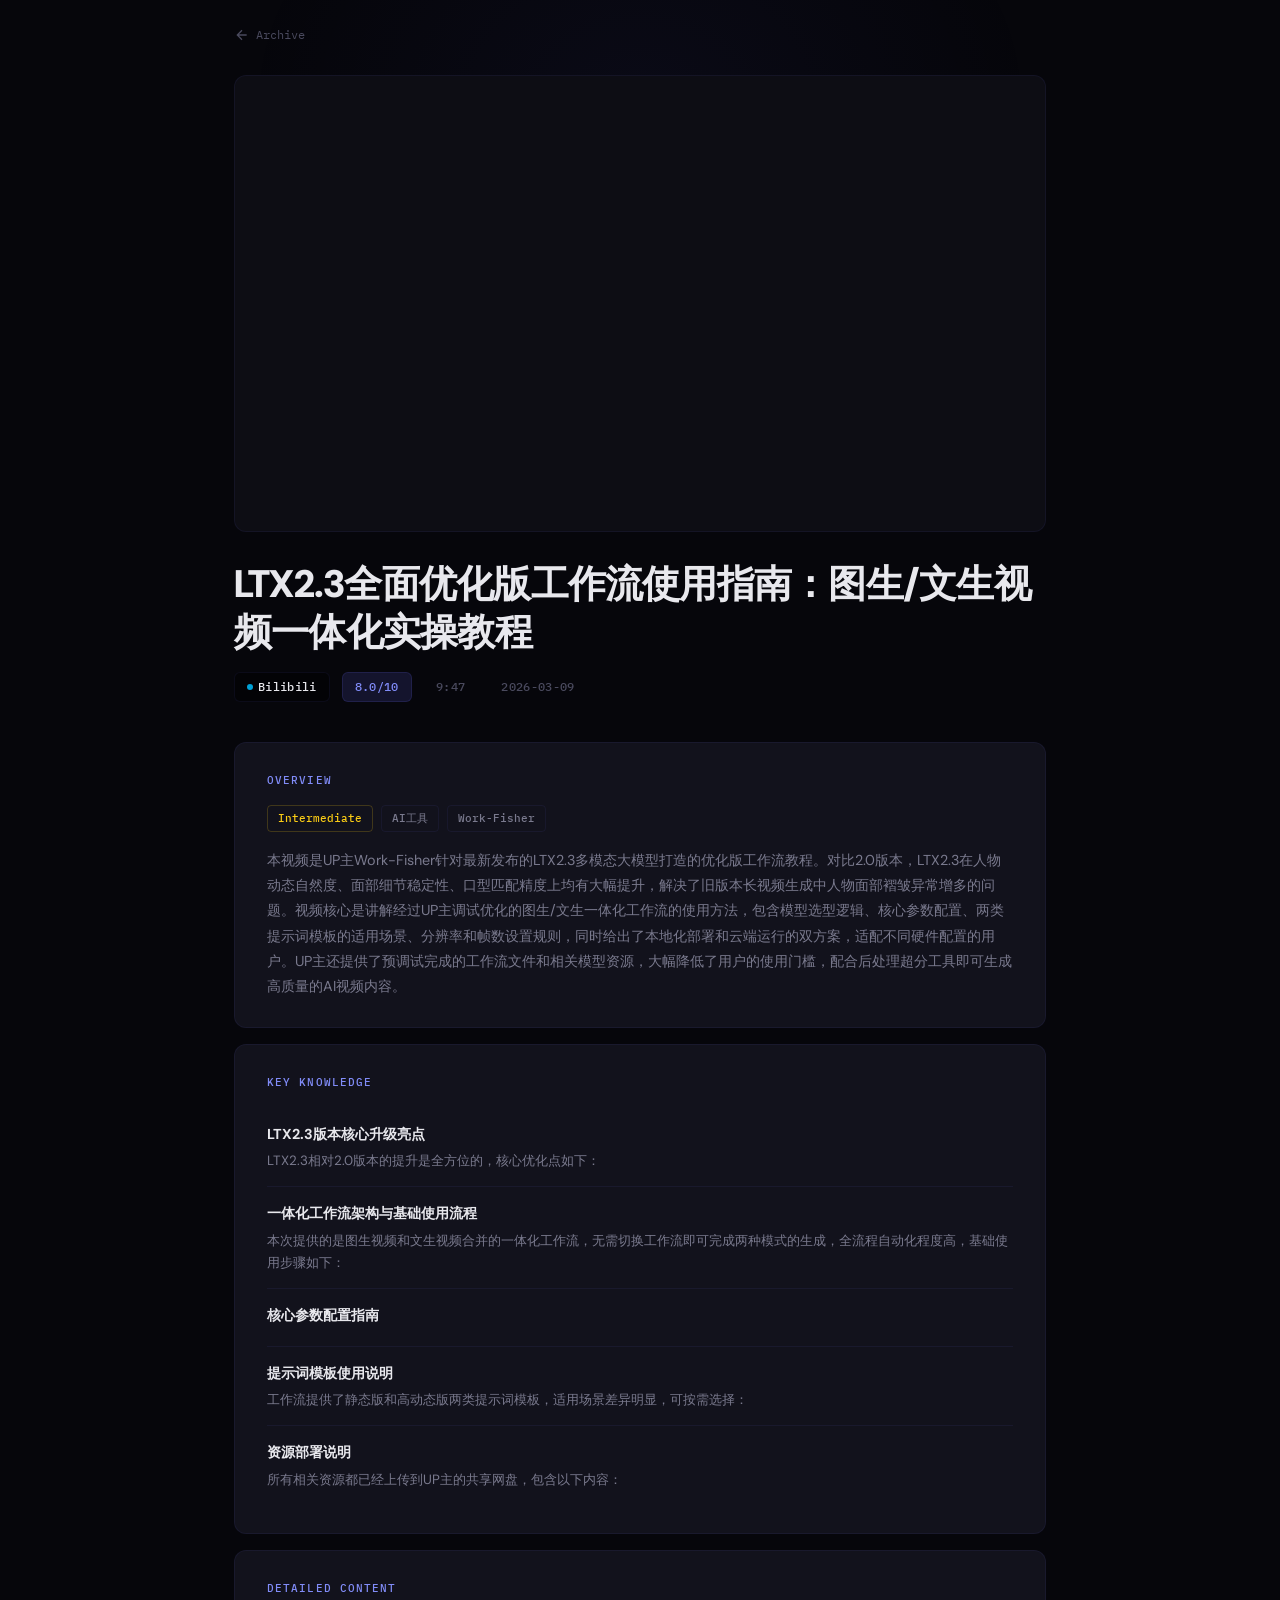
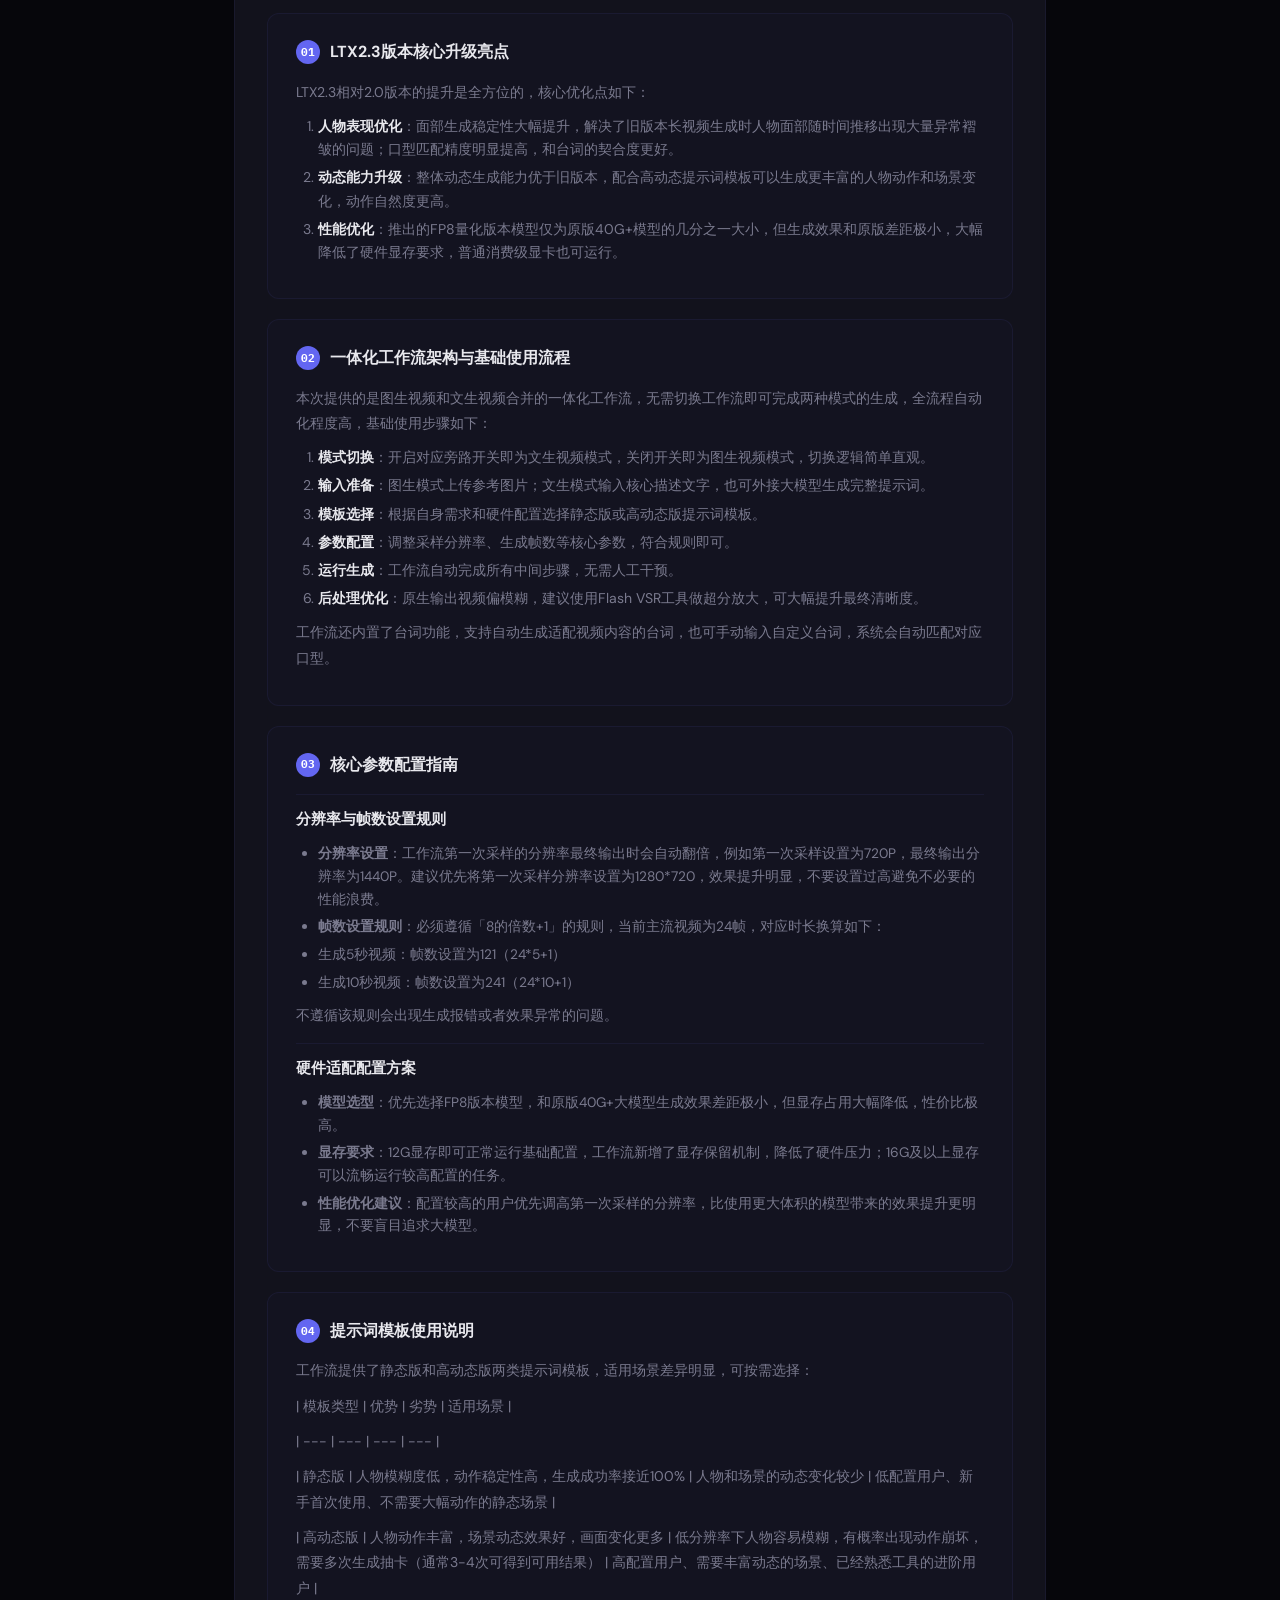
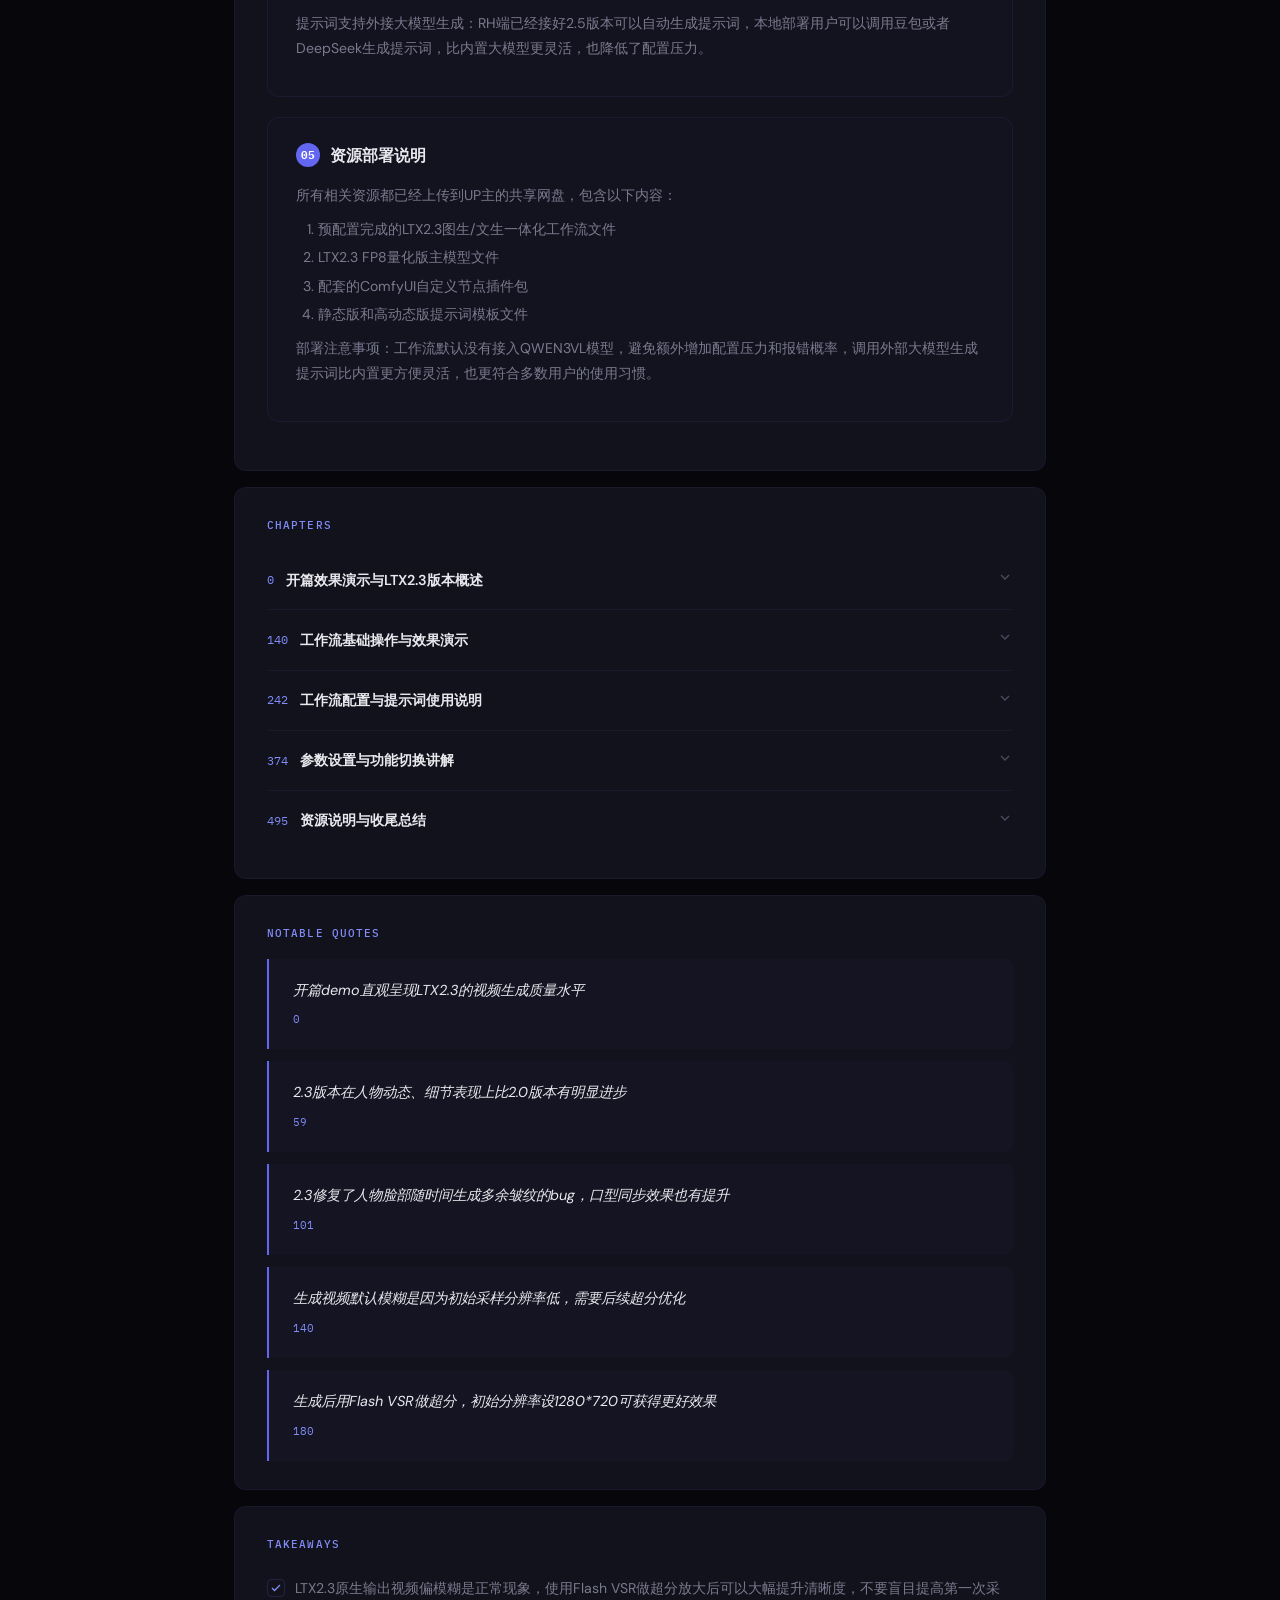
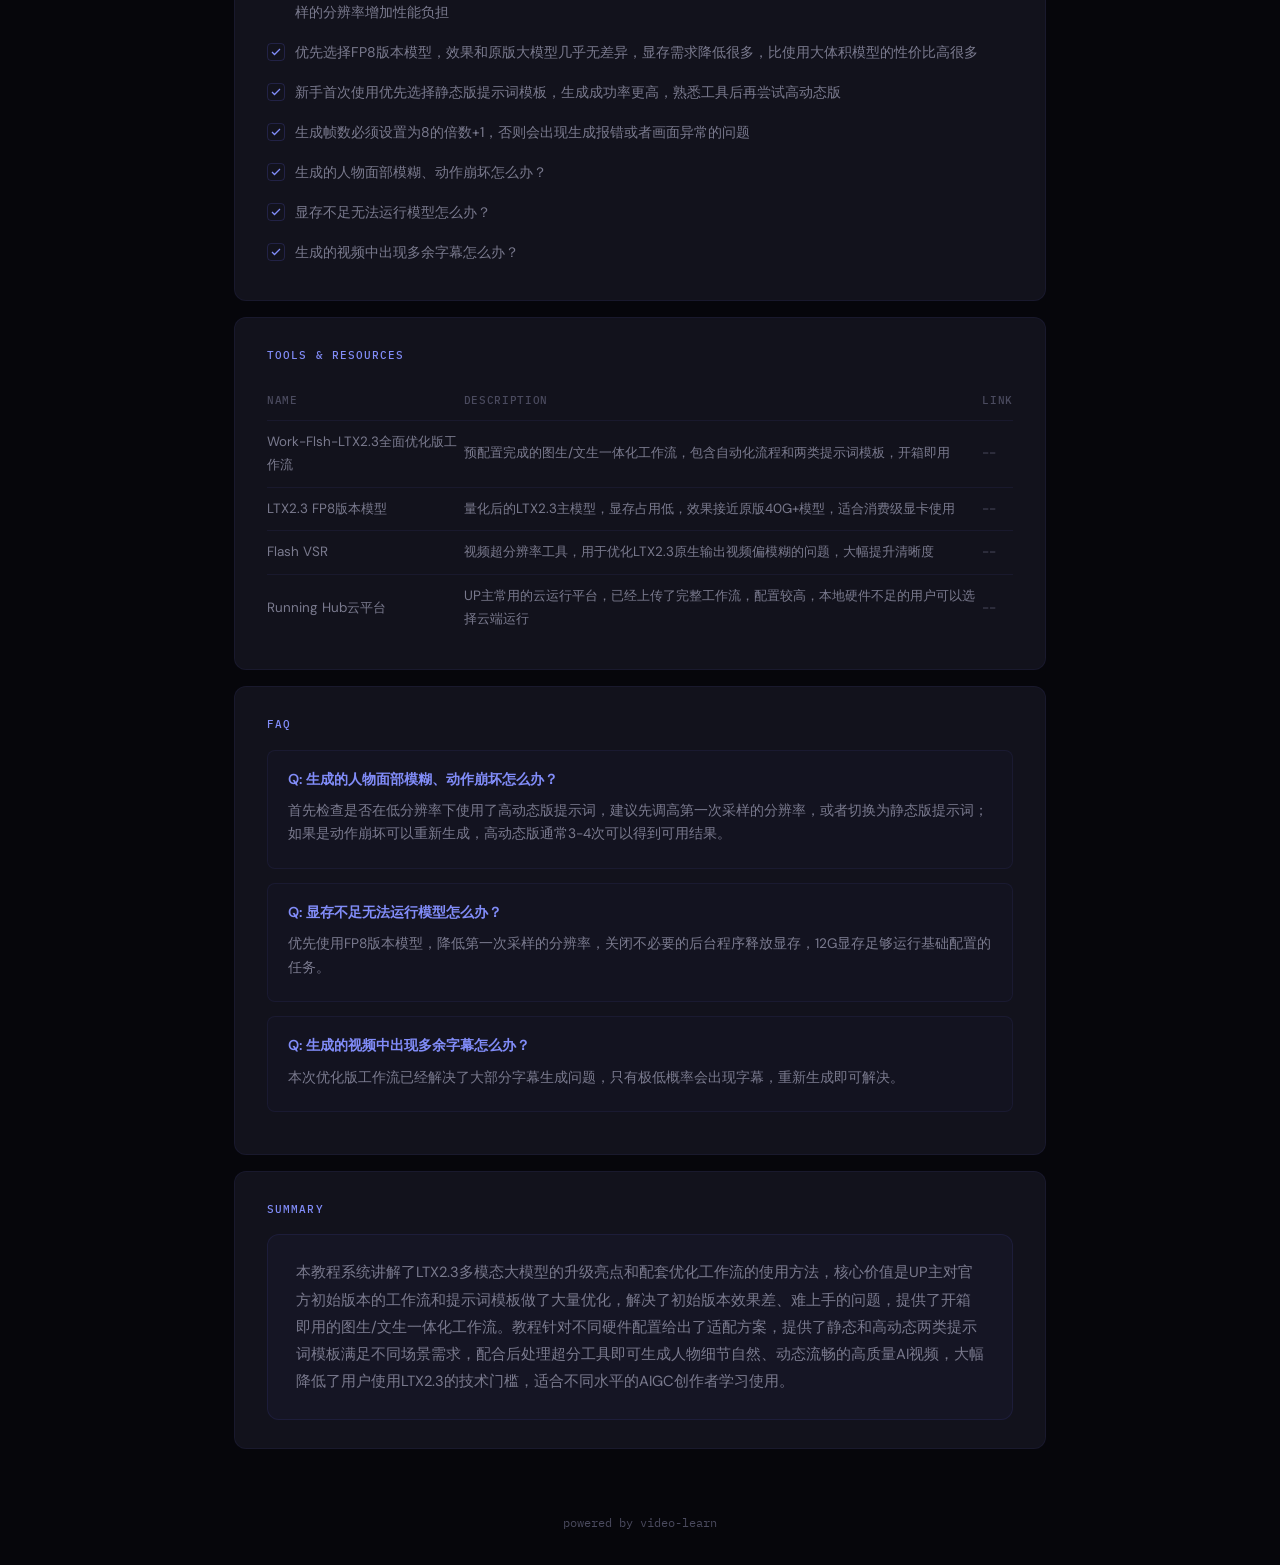
<file: data/videos/20260309_ltx23-12g/report.html>
<!DOCTYPE html>
<html lang="zh-CN">
<head>
<meta charset="UTF-8">
<meta name="viewport" content="width=device-width, initial-scale=1.0">
<title>LTX2.3全面优化版工作流使用指南：图生/文生视频一体化实操教程 - Learning Archive</title>
<style>
@import url('https://fonts.googleapis.com/css2?family=DM+Sans:wght@400;500;700;900&display=swap');
@import url('https://fonts.googleapis.com/css2?family=IBM+Plex+Mono:wght@400;500&display=swap');

*, *::before, *::after { margin: 0; padding: 0; box-sizing: border-box; }

:root {
  --bg-deep: #06060B;
  --bg-surface: #0D0D14;
  --bg-card: #12121C;
  --bg-card-hover: #181826;
  --border-subtle: rgba(99, 102, 241, 0.08);
  --border-hover: rgba(99, 102, 241, 0.2);
  --text-primary: #E8E8ED;
  --text-secondary: #7A7A8E;
  --text-muted: #4A4A5E;
  --accent: #6366F1;
  --accent-glow: rgba(99, 102, 241, 0.15);
  --accent-soft: #818CF8;
  --radius: 12px;
  --font-heading: 'DM Sans', -apple-system, sans-serif;
  --font-mono: 'IBM Plex Mono', monospace;
}

html { scroll-behavior: smooth; }

body {
  background: var(--bg-deep);
  color: var(--text-primary);
  font-family: var(--font-heading);
  font-weight: 400;
  line-height: 1.7;
  min-height: 100vh;
}

body::before {
  content: '';
  position: fixed;
  top: -200px; left: 50%;
  transform: translateX(-50%);
  width: 800px; height: 600px;
  background: radial-gradient(ellipse, rgba(99, 102, 241, 0.05) 0%, transparent 70%);
  pointer-events: none;
  z-index: 0;
}

.container {
  max-width: 860px;
  margin: 0 auto;
  padding: 0 24px;
  position: relative;
  z-index: 1;
}

a { color: var(--accent-soft); text-decoration: none; }
a:hover { text-decoration: underline; }

/* Back Nav */
.back-nav { padding: 24px 0; }
.back-link {
  display: inline-flex; align-items: center; gap: 6px;
  color: var(--text-muted); text-decoration: none;
  font-family: var(--font-mono); font-size: 0.78rem;
  transition: color 0.2s;
}
.back-link:hover { color: var(--accent-soft); text-decoration: none; }
.back-link svg { width: 16px; height: 16px; }

/* Hero */
.hero { padding-bottom: 40px; }

.video-embed {
  width: 100%; aspect-ratio: 16/9;
  border-radius: var(--radius); overflow: hidden;
  background: var(--bg-surface);
  border: 1px solid var(--border-subtle);
  margin-bottom: 28px;
}
.video-embed iframe { width: 100%; height: 100%; border: none; }
.video-embed .video-link-fallback {
  width: 100%; height: 100%;
  display: flex; align-items: center; justify-content: center;
  flex-direction: column; gap: 12px;
  color: var(--text-secondary); text-decoration: none;
}
.video-embed .video-link-fallback:hover { color: var(--accent-soft); }
.video-embed .video-link-fallback svg { width: 48px; height: 48px; opacity: 0.5; }

.hero-title {
  font-family: var(--font-heading);
  font-weight: 900;
  font-size: clamp(1.6rem, 4vw, 2.4rem);
  letter-spacing: -0.02em; line-height: 1.25;
  color: var(--text-primary);
  margin-bottom: 16px;
}

.hero-meta {
  display: flex; align-items: center; gap: 12px; flex-wrap: wrap;
}

.meta-badge {
  display: inline-flex; align-items: center; gap: 5px;
  padding: 4px 12px; border-radius: 6px;
  font-family: var(--font-mono); font-size: 0.72rem;
  font-weight: 500; letter-spacing: 0.03em;
}
.meta-badge.platform {
  background: rgba(0, 0, 0, 0.4);
  border: 1px solid var(--border-subtle);
  color: var(--text-primary);
}
.meta-badge.platform .p-dot {
  width: 6px; height: 6px; border-radius: 50%;
}
.meta-badge.score {
  background: var(--accent-glow);
  border: 1px solid rgba(99, 102, 241, 0.15);
  color: var(--accent-soft);
}
.meta-badge.duration, .meta-badge.date {
  color: var(--text-muted);
  font-family: var(--font-mono); font-size: 0.72rem;
}

/* Section Cards */
.section-card {
  background: var(--bg-card);
  border: 1px solid var(--border-subtle);
  border-radius: var(--radius);
  padding: 28px 32px;
  margin-bottom: 16px;
}
.section-label {
  font-family: var(--font-mono);
  font-size: 0.68rem; font-weight: 500;
  color: var(--accent-soft);
  text-transform: uppercase;
  letter-spacing: 0.1em;
  margin-bottom: 16px;
}
.section-heading {
  font-family: var(--font-heading);
  font-weight: 700; font-size: 1.15rem;
  color: var(--text-primary);
  margin-bottom: 12px;
}
.section-text {
  font-size: 0.9rem;
  color: var(--text-secondary);
  line-height: 1.75;
}

/* Tags */
.tag-row { display: flex; gap: 8px; flex-wrap: wrap; margin-bottom: 16px; }
.tag-pill {
  padding: 3px 10px; border-radius: 4px;
  font-family: var(--font-mono); font-size: 0.7rem; font-weight: 500;
  border: 1px solid var(--border-subtle);
  color: var(--text-secondary);
}
.tag-pill.difficulty-beginner { border-color: rgba(34, 197, 94, 0.2); color: #4ADE80; }
.tag-pill.difficulty-intermediate { border-color: rgba(250, 204, 21, 0.2); color: #FACC15; }
.tag-pill.difficulty-advanced { border-color: rgba(239, 68, 68, 0.2); color: #F87171; }

/* Knowledge Points */
.knowledge-list { list-style: none; }
.knowledge-item { padding: 14px 0; border-bottom: 1px solid var(--border-subtle); }
.knowledge-item:last-child { border-bottom: none; }
.knowledge-concept {
  font-family: var(--font-heading); font-weight: 700;
  font-size: 0.9rem; color: var(--text-primary);
  margin-bottom: 4px;
}
.knowledge-explain {
  font-size: 0.84rem; color: var(--text-secondary); line-height: 1.65;
}

/* Chapters Accordion */
.chapter-item { border-bottom: 1px solid var(--border-subtle); }
.chapter-item:last-child { border-bottom: none; }
.chapter-header {
  display: flex; align-items: center; justify-content: space-between;
  padding: 16px 0; cursor: pointer; user-select: none;
  transition: color 0.2s;
}
.chapter-header:hover { color: var(--accent-soft); }
.chapter-header-left {
  display: flex; align-items: center; gap: 12px; flex: 1; min-width: 0;
}
.chapter-time {
  font-family: var(--font-mono); font-size: 0.72rem;
  color: var(--accent-soft); white-space: nowrap; flex-shrink: 0;
}
.chapter-title {
  font-family: var(--font-heading); font-weight: 600;
  font-size: 0.9rem; color: var(--text-primary);
  overflow: hidden; text-overflow: ellipsis; white-space: nowrap;
}
.chapter-arrow {
  color: var(--text-muted);
  transition: transform 0.3s ease; flex-shrink: 0;
}
.chapter-item.open .chapter-arrow { transform: rotate(180deg); }
.chapter-content { max-height: 0; overflow: hidden; transition: max-height 0.35s ease; }
.chapter-item.open .chapter-content { max-height: 500px; }
.chapter-inner { padding: 0 0 20px 0; }
.chapter-summary {
  font-size: 0.85rem; color: var(--text-secondary);
  margin-bottom: 12px; line-height: 1.7;
}
.chapter-points { list-style: none; padding: 0; }
.chapter-points li {
  position: relative; padding-left: 16px;
  margin-bottom: 6px; font-size: 0.82rem; color: var(--text-secondary);
}
.chapter-points li::before {
  content: ''; position: absolute; left: 0; top: 9px;
  width: 4px; height: 4px; border-radius: 50%; background: var(--accent);
}

/* Quotes */
.quote-card {
  position: relative; padding: 20px 24px;
  margin-bottom: 12px;
  border-left: 2px solid var(--accent);
  background: rgba(99, 102, 241, 0.03);
  border-radius: 0 8px 8px 0;
}
.quote-card:last-child { margin-bottom: 0; }
.quote-text {
  font-size: 0.9rem; color: var(--text-primary);
  font-style: italic; line-height: 1.65; margin-bottom: 8px;
}
.quote-time {
  font-family: var(--font-mono); font-size: 0.7rem; color: var(--accent-soft);
}

/* Takeaways */
.takeaway-list { list-style: none; }
.takeaway-item {
  display: flex; align-items: flex-start; gap: 10px;
  padding: 8px 0; font-size: 0.88rem; color: var(--text-secondary);
}
.takeaway-check {
  width: 18px; height: 18px;
  border: 1.5px solid var(--border-hover);
  border-radius: 4px; flex-shrink: 0; margin-top: 2px;
  display: flex; align-items: center; justify-content: center;
}
.takeaway-check svg {
  width: 12px; height: 12px; color: var(--accent-soft);
}

/* Resources Table */
.resource-table { width: 100%; border-collapse: collapse; }
.resource-table th {
  text-align: left; font-family: var(--font-mono);
  font-size: 0.7rem; font-weight: 500; color: var(--text-muted);
  text-transform: uppercase; letter-spacing: 0.06em;
  padding: 10px 0; border-bottom: 1px solid var(--border-subtle);
}
.resource-table td {
  padding: 10px 0; font-size: 0.84rem;
  color: var(--text-secondary);
  border-bottom: 1px solid var(--border-subtle);
}
.resource-table tr:last-child td { border-bottom: none; }
.resource-table a { color: var(--accent-soft); text-decoration: none; }
.resource-table a:hover { text-decoration: underline; }

/* Detailed Content Sections */
.section-block {
  margin-bottom: 20px;
  background: rgba(99, 102, 241, 0.02);
  border: 1px solid var(--border-subtle);
  border-radius: var(--radius);
  padding: 24px 28px;
}
.sec-title {
  font-family: var(--font-heading);
  font-size: 1rem; font-weight: 700;
  margin-bottom: 14px; display: flex; align-items: center; gap: 10px;
  color: var(--text-primary);
}
.sec-num {
  font-family: var(--font-mono); font-size: 0.68rem;
  color: #fff; background: var(--accent);
  width: 24px; height: 24px; border-radius: 50%;
  display: inline-flex; align-items: center; justify-content: center;
  flex-shrink: 0;
}
.sec-body { color: var(--text-secondary); line-height: 1.8; font-size: 0.88rem; }
.sec-body p { margin-bottom: 10px; }
.sec-body strong { color: var(--text-primary); font-weight: 600; }
.subsection { margin-top: 16px; padding-top: 12px; border-top: 1px solid var(--border-subtle); }
.subsec-title { font-size: 0.92rem; font-weight: 600; margin-bottom: 8px; color: var(--text-primary); }
.subsec-body { color: var(--text-secondary); font-size: 0.86rem; }
.subsec-body p { margin-bottom: 8px; }
.content-list { margin: 10px 0; padding-left: 22px; }
.content-list li { margin-bottom: 5px; line-height: 1.65; }
.content-h4 { font-size: 0.95rem; font-weight: 600; margin: 14px 0 8px; color: var(--text-primary); }
.content-h5 { font-size: 0.88rem; font-weight: 600; margin: 10px 0 6px; color: var(--text-secondary); }
.code-block {
  background: #0D0D14; color: #CDD6F4;
  padding: 14px 18px; border-radius: 8px;
  overflow-x: auto; font-family: var(--font-mono);
  font-size: 0.8rem; line-height: 1.6; margin: 10px 0;
  border: 1px solid var(--border-subtle);
}
.inline-code {
  background: var(--accent-glow); color: var(--accent-soft);
  padding: 1px 6px; border-radius: 4px;
  font-family: var(--font-mono); font-size: 0.85em;
}

/* FAQ */
.faq-item {
  margin-bottom: 14px; padding: 16px 20px;
  background: rgba(99, 102, 241, 0.02);
  border: 1px solid var(--border-subtle);
  border-radius: 8px;
}
.faq-q { font-weight: 600; color: var(--accent-soft); margin-bottom: 8px; font-size: 0.9rem; }
.faq-a { color: var(--text-secondary); font-size: 0.86rem; }
.faq-a p { margin-bottom: 6px; }

/* Summary Box */
.summary-box {
  background: rgba(99, 102, 241, 0.04);
  border: 1px solid rgba(99, 102, 241, 0.1);
  border-radius: var(--radius);
  padding: 24px 28px;
}
.summary-box p { color: var(--text-secondary); line-height: 1.85; font-size: 0.92rem; }

/* Footer */
.report-footer {
  padding: 48px 0 32px;
  text-align: center;
  font-family: var(--font-mono);
  font-size: 0.72rem;
  color: var(--text-muted);
}

/* Animations */
@keyframes fadeInUp {
  from { opacity: 0; transform: translateY(16px); }
  to { opacity: 1; transform: translateY(0); }
}
.section-card { animation: fadeInUp 0.5s ease both; }
.section-card:nth-child(1) { animation-delay: 0.1s; }
.section-card:nth-child(2) { animation-delay: 0.15s; }
.section-card:nth-child(3) { animation-delay: 0.2s; }
.section-card:nth-child(4) { animation-delay: 0.25s; }
.section-card:nth-child(5) { animation-delay: 0.3s; }
.section-card:nth-child(6) { animation-delay: 0.35s; }

/* Responsive */
@media (max-width: 640px) {
  .container { padding: 0 16px; }
  .section-card { padding: 20px 18px; }
  .hero-title { font-size: 1.4rem; }
  .section-block { padding: 18px 16px; }
}
</style>
</head>
<body>

<div class="container">
  <nav class="back-nav">
    <a href="../../../" class="back-link">
      <svg viewBox="0 0 24 24" fill="none" stroke="currentColor" stroke-width="2"><path d="M19 12H5M12 19l-7-7 7-7"/></svg>
      Archive
    </a>
  </nav>

  <section class="hero">
    <div class="video-embed">
      <iframe src="//player.bilibili.com/player.html?bvid=BV1huPtzREhh&high_quality=1&danmaku=0" allowfullscreen="true" frameborder="0"></iframe>
    </div>

    <h1 class="hero-title">LTX2.3全面优化版工作流使用指南：图生/文生视频一体化实操教程</h1>

    <div class="hero-meta">
      <span class="meta-badge platform"><span class="p-dot" style="background:#00A1D6"></span>Bilibili</span>
      <span class="meta-badge score">8.0/10</span>
      <span class="meta-badge duration">9:47</span>
      <span class="meta-badge date">2026-03-09</span>
    </div>
  </section>

  <!-- Overview -->
  <div class="section-card">
    <div class="section-label">Overview</div>
    <div class="tag-row">
      <span class="tag-pill difficulty-intermediate">Intermediate</span>
      <span class="tag-pill">AI工具</span>
      <span class="tag-pill">Work-Fisher</span>
    </div>
    <div class="section-text">本视频是UP主Work-Fisher针对最新发布的LTX2.3多模态大模型打造的优化版工作流教程。对比2.0版本，LTX2.3在人物动态自然度、面部细节稳定性、口型匹配精度上均有大幅提升，解决了旧版本长视频生成中人物面部褶皱异常增多的问题。视频核心是讲解经过UP主调试优化的图生/文生一体化工作流的使用方法，包含模型选型逻辑、核心参数配置、两类提示词模板的适用场景、分辨率和帧数设置规则，同时给出了本地化部署和云端运行的双方案，适配不同硬件配置的用户。UP主还提供了预调试完成的工作流文件和相关模型资源，大幅降低了用户的使用门槛，配合后处理超分工具即可生成高质量的AI视频内容。</div>
  </div>

  <!-- Key Knowledge Points -->
  <div class="section-card">
    <div class="section-label">Key Knowledge</div>
    <ul class="knowledge-list">
      <li class="knowledge-item">
            <div class="knowledge-concept">LTX2.3版本核心升级亮点</div>
            <div class="knowledge-explain">LTX2.3相对2.0版本的提升是全方位的，核心优化点如下：</div>
        </li>
<li class="knowledge-item">
            <div class="knowledge-concept">一体化工作流架构与基础使用流程</div>
            <div class="knowledge-explain">本次提供的是图生视频和文生视频合并的一体化工作流，无需切换工作流即可完成两种模式的生成，全流程自动化程度高，基础使用步骤如下：</div>
        </li>
<li class="knowledge-item">
            <div class="knowledge-concept">核心参数配置指南</div>
            <div class="knowledge-explain"></div>
        </li>
<li class="knowledge-item">
            <div class="knowledge-concept">提示词模板使用说明</div>
            <div class="knowledge-explain">工作流提供了静态版和高动态版两类提示词模板，适用场景差异明显，可按需选择：</div>
        </li>
<li class="knowledge-item">
            <div class="knowledge-concept">资源部署说明</div>
            <div class="knowledge-explain">所有相关资源都已经上传到UP主的共享网盘，包含以下内容：</div>
        </li>
    </ul>
  </div>

  <!-- Detailed Content -->
  <div class="section-card">
    <div class="section-label">Detailed Content</div>
    <div class="section-block">
            <h3 class="sec-title"><span class="sec-num">01</span>LTX2.3版本核心升级亮点</h3>
            <div class="sec-body"><p>LTX2.3相对2.0版本的提升是全方位的，核心优化点如下：</p>
<ol class="content-list">
<li><strong>人物表现优化</strong>：面部生成稳定性大幅提升，解决了旧版本长视频生成时人物面部随时间推移出现大量异常褶皱的问题；口型匹配精度明显提高，和台词的契合度更好。</li>
<li><strong>动态能力升级</strong>：整体动态生成能力优于旧版本，配合高动态提示词模板可以生成更丰富的人物动作和场景变化，动作自然度更高。</li>
<li><strong>性能优化</strong>：推出的FP8量化版本模型仅为原版40G+模型的几分之一大小，但生成效果和原版差距极小，大幅降低了硬件显存要求，普通消费级显卡也可运行。</li>
</ol></div>
            
        </div><div class="section-block">
            <h3 class="sec-title"><span class="sec-num">02</span>一体化工作流架构与基础使用流程</h3>
            <div class="sec-body"><p>本次提供的是图生视频和文生视频合并的一体化工作流，无需切换工作流即可完成两种模式的生成，全流程自动化程度高，基础使用步骤如下：</p>
<ol class="content-list">
<li><strong>模式切换</strong>：开启对应旁路开关即为文生视频模式，关闭开关即为图生视频模式，切换逻辑简单直观。</li>
<li><strong>输入准备</strong>：图生模式上传参考图片；文生模式输入核心描述文字，也可外接大模型生成完整提示词。</li>
<li><strong>模板选择</strong>：根据自身需求和硬件配置选择静态版或高动态版提示词模板。</li>
<li><strong>参数配置</strong>：调整采样分辨率、生成帧数等核心参数，符合规则即可。</li>
<li><strong>运行生成</strong>：工作流自动完成所有中间步骤，无需人工干预。</li>
<li><strong>后处理优化</strong>：原生输出视频偏模糊，建议使用Flash VSR工具做超分放大，可大幅提升最终清晰度。</li>
</ol>
<p>工作流还内置了台词功能，支持自动生成适配视频内容的台词，也可手动输入自定义台词，系统会自动匹配对应口型。</p></div>
            
        </div><div class="section-block">
            <h3 class="sec-title"><span class="sec-num">03</span>核心参数配置指南</h3>
            <div class="sec-body"></div>
            <div class="subsection">
                    <h4 class="subsec-title">分辨率与帧数设置规则</h4>
                    <div class="subsec-body"><ul class="content-list">
<li><strong>分辨率设置</strong>：工作流第一次采样的分辨率最终输出时会自动翻倍，例如第一次采样设置为720P，最终输出分辨率为1440P。建议优先将第一次采样分辨率设置为1280*720，效果提升明显，不要设置过高避免不必要的性能浪费。</li>
<li><strong>帧数设置规则</strong>：必须遵循「8的倍数+1」的规则，当前主流视频为24帧，对应时长换算如下：</li>
<li>生成5秒视频：帧数设置为121（24*5+1）</li>
<li>生成10秒视频：帧数设置为241（24*10+1）</li>
</ul>
<p>不遵循该规则会出现生成报错或者效果异常的问题。</p></div>
                </div><div class="subsection">
                    <h4 class="subsec-title">硬件适配配置方案</h4>
                    <div class="subsec-body"><ul class="content-list">
<li><strong>模型选型</strong>：优先选择FP8版本模型，和原版40G+大模型生成效果差距极小，但显存占用大幅降低，性价比极高。</li>
<li><strong>显存要求</strong>：12G显存即可正常运行基础配置，工作流新增了显存保留机制，降低了硬件压力；16G及以上显存可以流畅运行较高配置的任务。</li>
<li><strong>性能优化建议</strong>：配置较高的用户优先调高第一次采样的分辨率，比使用更大体积的模型带来的效果提升更明显，不要盲目追求大模型。</li>
</ul></div>
                </div>
        </div><div class="section-block">
            <h3 class="sec-title"><span class="sec-num">04</span>提示词模板使用说明</h3>
            <div class="sec-body"><p>工作流提供了静态版和高动态版两类提示词模板，适用场景差异明显，可按需选择：</p>
<p>| 模板类型 | 优势 | 劣势 | 适用场景 |</p>
<p>| --- | --- | --- | --- |</p>
<p>| 静态版 | 人物模糊度低，动作稳定性高，生成成功率接近100% | 人物和场景的动态变化较少 | 低配置用户、新手首次使用、不需要大幅动作的静态场景 |</p>
<p>| 高动态版 | 人物动作丰富，场景动态效果好，画面变化更多 | 低分辨率下人物容易模糊，有概率出现动作崩坏，需要多次生成抽卡（通常3-4次可得到可用结果） | 高配置用户、需要丰富动态的场景、已经熟悉工具的进阶用户 |</p>
<p>提示词支持外接大模型生成：RH端已经接好2.5版本可以自动生成提示词，本地部署用户可以调用豆包或者DeepSeek生成提示词，比内置大模型更灵活，也降低了配置压力。</p></div>
            
        </div><div class="section-block">
            <h3 class="sec-title"><span class="sec-num">05</span>资源部署说明</h3>
            <div class="sec-body"><p>所有相关资源都已经上传到UP主的共享网盘，包含以下内容：</p>
<ol class="content-list">
<li>预配置完成的LTX2.3图生/文生一体化工作流文件</li>
<li>LTX2.3 FP8量化版主模型文件</li>
<li>配套的ComfyUI自定义节点插件包</li>
<li>静态版和高动态版提示词模板文件</li>
</ol>
<p>部署注意事项：工作流默认没有接入QWEN3VL模型，避免额外增加配置压力和报错概率，调用外部大模型生成提示词比内置更方便灵活，也更符合多数用户的使用习惯。</p></div>
            
        </div>
  </div>

  <!-- Chapters -->
  <div class="section-card">
    <div class="section-label">Chapters</div>
    <div class="chapter-item">
            <div class="chapter-header">
                <div class="chapter-header-left">
                    <span class="chapter-time">0</span>
                    <span class="chapter-title">开篇效果演示与LTX2.3版本概述</span>
                </div>
                <span class="chapter-arrow"><svg width="16" height="16" viewBox="0 0 24 24" fill="none" stroke="currentColor" stroke-width="2"><path d="M6 9l6 6 6-6"/></svg></span>
            </div>
            <div class="chapter-content">
                <div class="chapter-inner">
                    <div class="chapter-summary">开篇用意境文案展示生成视频效果，引出要介绍的LTX2.3版本. 说明LTX2.3版本昨晚发布，和2.0版本相比，人物动态、细节表现都有很大提升. 说明2.3版本解决了旧版人物脸部随时间产生多余皱纹的问题，口型同步也有进步，作为开源多模态模型潜力大，能给开源领域注入信心</div>
                    <ul class="chapter-points"><li>展示LTX2.3版本生成视频的效果上限</li><li>LTX2.3整体生成效果显著优于2.0版本</li><li>LTX2.3修复了旧版人物脸部崩坏的缺陷</li></ul>
                </div>
            </div>
        </div>
<div class="chapter-item">
            <div class="chapter-header">
                <div class="chapter-header-left">
                    <span class="chapter-time">140</span>
                    <span class="chapter-title">工作流基础操作与效果演示</span>
                </div>
                <span class="chapter-arrow"><svg width="16" height="16" viewBox="0 0 24 24" fill="none" stroke="currentColor" stroke-width="2"><path d="M6 9l6 6 6-6"/></svg></span>
            </div>
            <div class="chapter-content">
                <div class="chapter-inner">
                    <div class="chapter-summary">演示图生视频效果，说明生成的视频默认模糊，原因是初始采样分辨率设置较低，需要二次放大优化. 建议生成后用Flash VSR做超分放大解决模糊问题，工作流已上传到Running Hub，建议初始分辨率设为1280*720效果更好. 说明自己主要测试图生视频，文生视频在2.0版本就有不错的表现，2.3版本文生效果会更好</div>
                    <ul class="chapter-points"><li>生成视频默认模糊的核心原因是初始采样分辨率低</li><li>超分工具可以有效解决生成视频模糊的问题</li><li>LTX2.3的文生视频能力继承旧版优势并优化</li></ul>
                </div>
            </div>
        </div>
<div class="chapter-item">
            <div class="chapter-header">
                <div class="chapter-header-left">
                    <span class="chapter-time">242</span>
                    <span class="chapter-title">工作流配置与提示词使用说明</span>
                </div>
                <span class="chapter-arrow"><svg width="16" height="16" viewBox="0 0 24 24" fill="none" stroke="currentColor" stroke-width="2"><path d="M6 9l6 6 6-6"/></svg></span>
            </div>
            <div class="chapter-content">
                <div class="chapter-inner">
                    <div class="chapter-summary">介绍工作流使用FP8版本模型，和40多G的原版效果差别不大，更省显存，本地12G显存即可运行，16G显存可以流畅运行. 说明5秒121帧的视频生成大概需要4分钟左右，提示词分为静态版和高动态版两个版本. 说明高动态版提示词的人物动态效果更好，但低分辨率下会出现模糊，还容易出现动作崩坏；配置低建议用静态版，高动态版需要多次生成，三四次能出不错的效果</div>
                    <ul class="chapter-points"><li>FP8版本模型性价比更高，对显存要求更低</li><li>视频生成时长参考与提示词版本分类</li><li>两种提示词版本的优劣与适用场景</li></ul>
                </div>
            </div>
        </div>
<div class="chapter-item">
            <div class="chapter-header">
                <div class="chapter-header-left">
                    <span class="chapter-time">374</span>
                    <span class="chapter-title">参数设置与功能切换讲解</span>
                </div>
                <span class="chapter-arrow"><svg width="16" height="16" viewBox="0 0 24 24" fill="none" stroke="currentColor" stroke-width="2"><path d="M6 9l6 6 6-6"/></svg></span>
            </div>
            <div class="chapter-content">
                <div class="chapter-inner">
                    <div class="chapter-summary">说明工作流没有接入QWEN3.5，因为容易出问题而且占用更多显存，建议用户调用外部大模型更方便. 介绍RH词已经接入2.5版本，可全自动生成，台词可以自定义输入，也可以自动生成. 讲解参数规则：采样分辨率最终输出会翻倍，比如720P采样最终输出1440P；帧数需要设置为8的倍数加1，5秒视频对应121帧，10秒视频对应241帧. 说明工作流是图生、文生合并版本，开启对应开关就是文生视频，关掉就是图生视频，使用很方便</div>
                    <ul class="chapter-points"><li>工作流不内置大模型的原因与替代方案</li><li>台词生成功能的使用方法</li><li>分辨率和帧数的设置规则</li><li>图生/文生视频的切换方法</li></ul>
                </div>
            </div>
        </div>
<div class="chapter-item">
            <div class="chapter-header">
                <div class="chapter-header-left">
                    <span class="chapter-time">495</span>
                    <span class="chapter-title">资源说明与收尾总结</span>
                </div>
                <span class="chapter-arrow"><svg width="16" height="16" viewBox="0 0 24 24" fill="none" stroke="currentColor" stroke-width="2"><path d="M6 9l6 6 6-6"/></svg></span>
            </div>
            <div class="chapter-content">
                <div class="chapter-inner">
                    <div class="chapter-summary">介绍网盘里的内容，包含需要用到的模型、工作流等所有资源，用户可以自行下载使用. 说明工作流没有其他特殊插件，自己对工作流做了很多优化，解决了早期版本难用、容易乱出字幕等问题，使用很方便，最后请求观众一键三连</div>
                    <ul class="chapter-points"><li>配套资源的获取方式</li><li>优化后的工作流使用门槛低、稳定性好</li></ul>
                </div>
            </div>
        </div>
  </div>

  <!-- Quotes -->
  <div class="section-card">
    <div class="section-label">Notable Quotes</div>
    <div class="quote-card">
            <div class="quote-text">开篇demo直观呈现LTX2.3的视频生成质量水平</div>
            <div class="quote-time">0</div>
        </div>
<div class="quote-card">
            <div class="quote-text">2.3版本在人物动态、细节表现上比2.0版本有明显进步</div>
            <div class="quote-time">59</div>
        </div>
<div class="quote-card">
            <div class="quote-text">2.3修复了人物脸部随时间生成多余皱纹的bug，口型同步效果也有提升</div>
            <div class="quote-time">101</div>
        </div>
<div class="quote-card">
            <div class="quote-text">生成视频默认模糊是因为初始采样分辨率低，需要后续超分优化</div>
            <div class="quote-time">140</div>
        </div>
<div class="quote-card">
            <div class="quote-text">生成后用Flash VSR做超分，初始分辨率设1280*720可获得更好效果</div>
            <div class="quote-time">180</div>
        </div>
  </div>

  <!-- Takeaways -->
  <div class="section-card">
    <div class="section-label">Takeaways</div>
    <ul class="takeaway-list">
      <li class="takeaway-item">
            <span class="takeaway-check"><svg viewBox="0 0 24 24" fill="none" stroke="currentColor" stroke-width="2.5"><path d="M20 6L9 17l-5-5"/></svg></span>
            LTX2.3原生输出视频偏模糊是正常现象，使用Flash VSR做超分放大后可以大幅提升清晰度，不要盲目提高第一次采样的分辨率增加性能负担
        </li>
<li class="takeaway-item">
            <span class="takeaway-check"><svg viewBox="0 0 24 24" fill="none" stroke="currentColor" stroke-width="2.5"><path d="M20 6L9 17l-5-5"/></svg></span>
            优先选择FP8版本模型，效果和原版大模型几乎无差异，显存需求降低很多，比使用大体积模型的性价比高很多
        </li>
<li class="takeaway-item">
            <span class="takeaway-check"><svg viewBox="0 0 24 24" fill="none" stroke="currentColor" stroke-width="2.5"><path d="M20 6L9 17l-5-5"/></svg></span>
            新手首次使用优先选择静态版提示词模板，生成成功率更高，熟悉工具后再尝试高动态版
        </li>
<li class="takeaway-item">
            <span class="takeaway-check"><svg viewBox="0 0 24 24" fill="none" stroke="currentColor" stroke-width="2.5"><path d="M20 6L9 17l-5-5"/></svg></span>
            生成帧数必须设置为8的倍数+1，否则会出现生成报错或者画面异常的问题
        </li>
<li class="takeaway-item">
            <span class="takeaway-check"><svg viewBox="0 0 24 24" fill="none" stroke="currentColor" stroke-width="2.5"><path d="M20 6L9 17l-5-5"/></svg></span>
            生成的人物面部模糊、动作崩坏怎么办？
        </li>
<li class="takeaway-item">
            <span class="takeaway-check"><svg viewBox="0 0 24 24" fill="none" stroke="currentColor" stroke-width="2.5"><path d="M20 6L9 17l-5-5"/></svg></span>
            显存不足无法运行模型怎么办？
        </li>
<li class="takeaway-item">
            <span class="takeaway-check"><svg viewBox="0 0 24 24" fill="none" stroke="currentColor" stroke-width="2.5"><path d="M20 6L9 17l-5-5"/></svg></span>
            生成的视频中出现多余字幕怎么办？
        </li>
    </ul>
  </div>

  <!-- Resources -->
  <div class="section-card">
    <div class="section-label">Tools & Resources</div>
    <table class="resource-table">
      <thead><tr><th>Name</th><th>Description</th><th>Link</th></tr></thead>
      <tbody>
        <tr><td>Work-Flsh-LTX2.3全面优化版工作流</td><td>预配置完成的图生/文生一体化工作流，包含自动化流程和两类提示词模板，开箱即用</td><td><span style="color:var(--text-muted)">--</span></td></tr>
<tr><td>LTX2.3 FP8版本模型</td><td>量化后的LTX2.3主模型，显存占用低，效果接近原版40G+模型，适合消费级显卡使用</td><td><span style="color:var(--text-muted)">--</span></td></tr>
<tr><td>Flash VSR</td><td>视频超分辨率工具，用于优化LTX2.3原生输出视频偏模糊的问题，大幅提升清晰度</td><td><span style="color:var(--text-muted)">--</span></td></tr>
<tr><td>Running Hub云平台</td><td>UP主常用的云运行平台，已经上传了完整工作流，配置较高，本地硬件不足的用户可以选择云端运行</td><td><span style="color:var(--text-muted)">--</span></td></tr>
      </tbody>
    </table>
  </div>

  <div class="section-card">
            <div class="section-label">FAQ</div>
            <div class="faq-item">
                <div class="faq-q">Q: 生成的人物面部模糊、动作崩坏怎么办？</div>
                <div class="faq-a"><p>首先检查是否在低分辨率下使用了高动态版提示词，建议先调高第一次采样的分辨率，或者切换为静态版提示词；如果是动作崩坏可以重新生成，高动态版通常3-4次可以得到可用结果。</p></div>
            </div><div class="faq-item">
                <div class="faq-q">Q: 显存不足无法运行模型怎么办？</div>
                <div class="faq-a"><p>优先使用FP8版本模型，降低第一次采样的分辨率，关闭不必要的后台程序释放显存，12G显存足够运行基础配置的任务。</p></div>
            </div><div class="faq-item">
                <div class="faq-q">Q: 生成的视频中出现多余字幕怎么办？</div>
                <div class="faq-a"><p>本次优化版工作流已经解决了大部分字幕生成问题，只有极低概率会出现字幕，重新生成即可解决。</p></div>
            </div>
        </div>

  <div class="section-card">
            <div class="section-label">Summary</div>
            <div class="summary-box"><p>本教程系统讲解了LTX2.3多模态大模型的升级亮点和配套优化工作流的使用方法，核心价值是UP主对官方初始版本的工作流和提示词模板做了大量优化，解决了初始版本效果差、难上手的问题，提供了开箱即用的图生/文生一体化工作流。教程针对不同硬件配置给出了适配方案，提供了静态和高动态两类提示词模板满足不同场景需求，配合后处理超分工具即可生成人物细节自然、动态流畅的高质量AI视频，大幅降低了用户使用LTX2.3的技术门槛，适合不同水平的AIGC创作者学习使用。</p></div>
        </div>

  <footer class="report-footer">
    powered by video-learn
  </footer>
</div>

<script>
// Chapter accordion
document.querySelectorAll('.chapter-header').forEach(header => {
  header.addEventListener('click', () => {
    header.parentElement.classList.toggle('open');
  });
});
</script>
</body>
</html>
</file>
